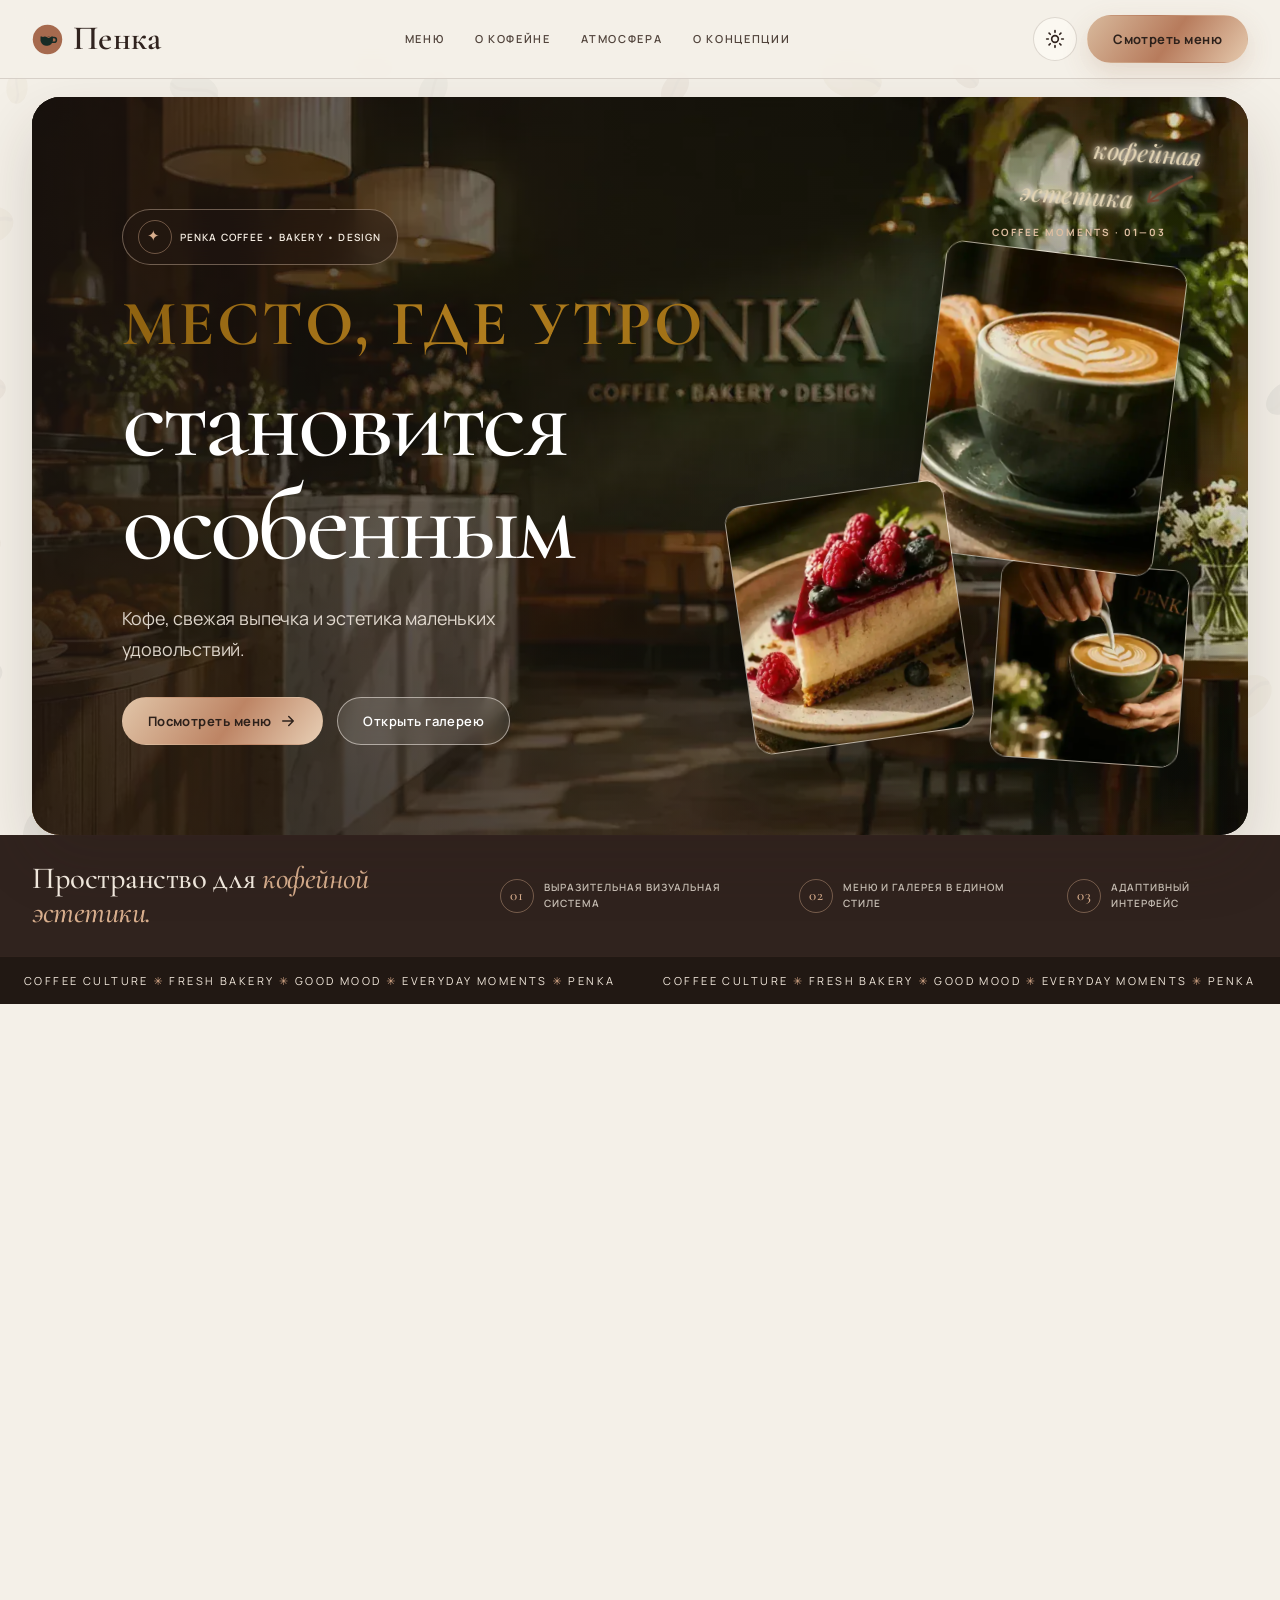
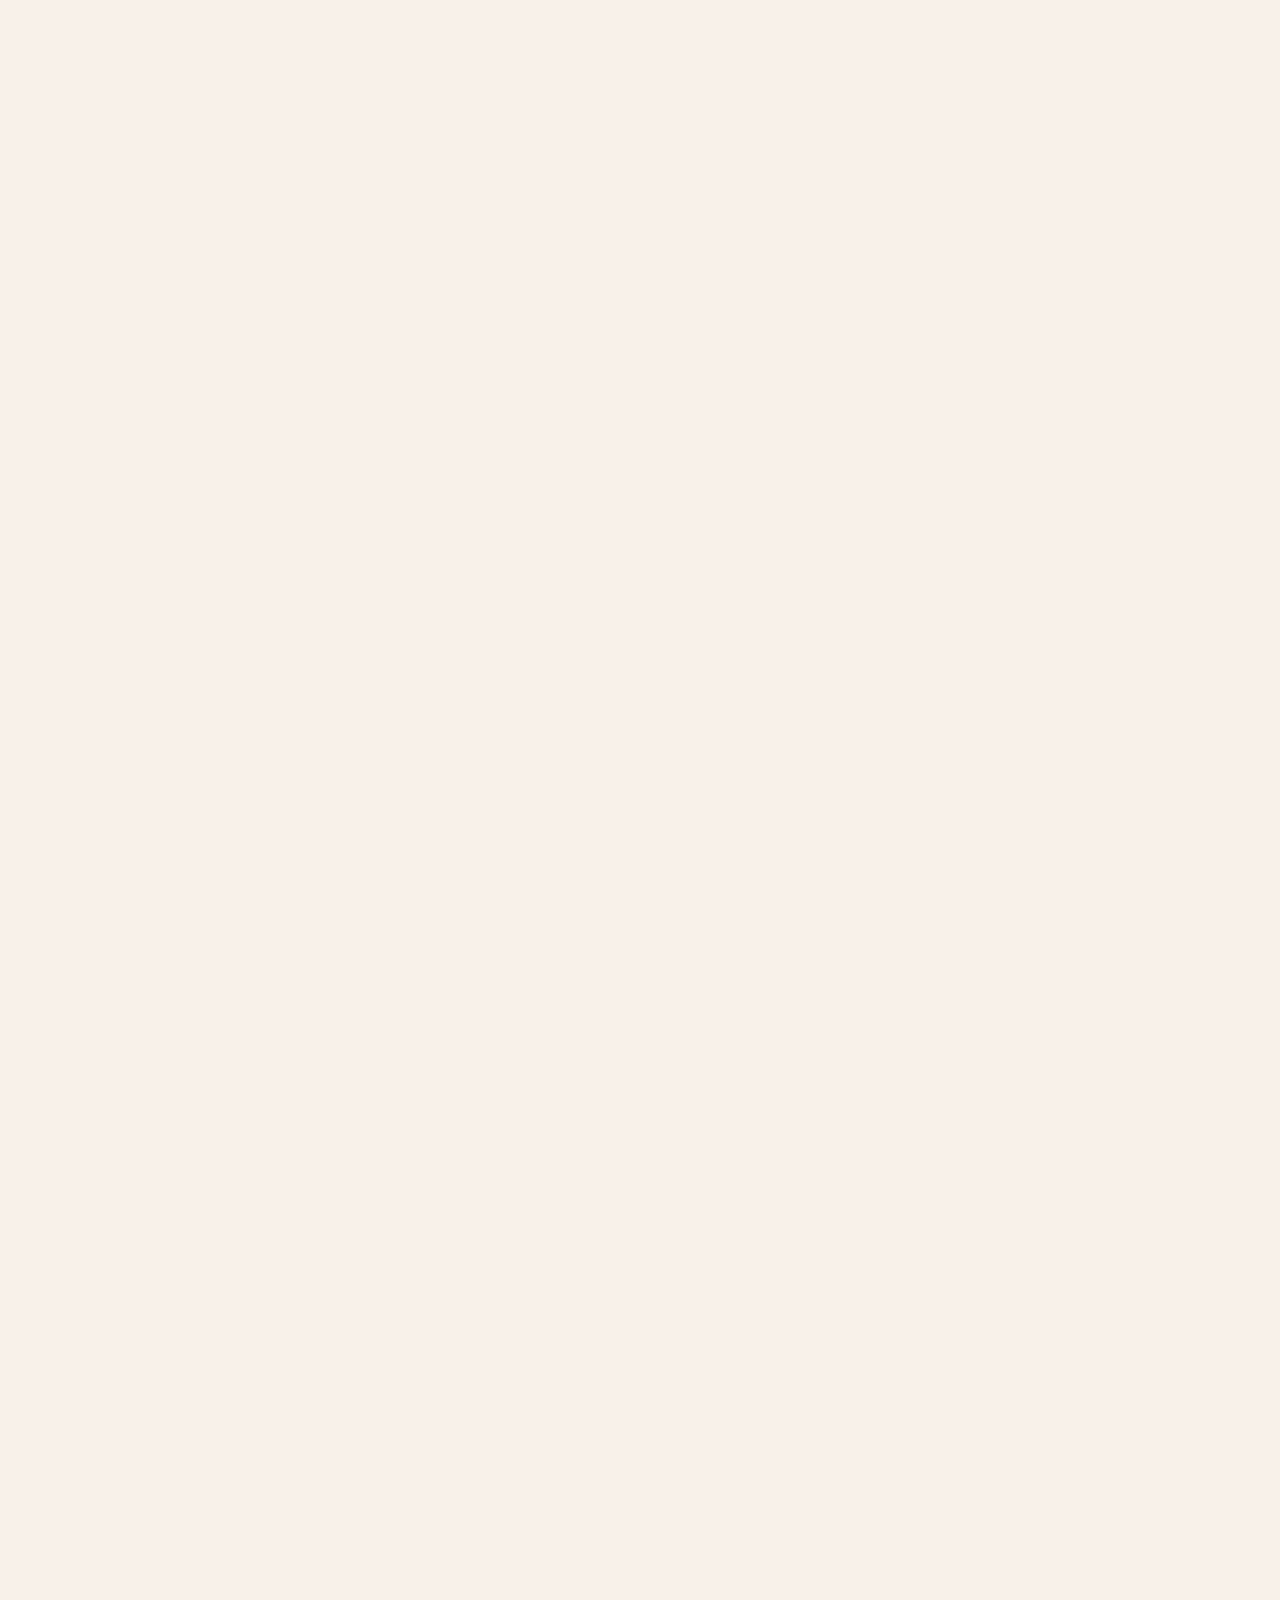
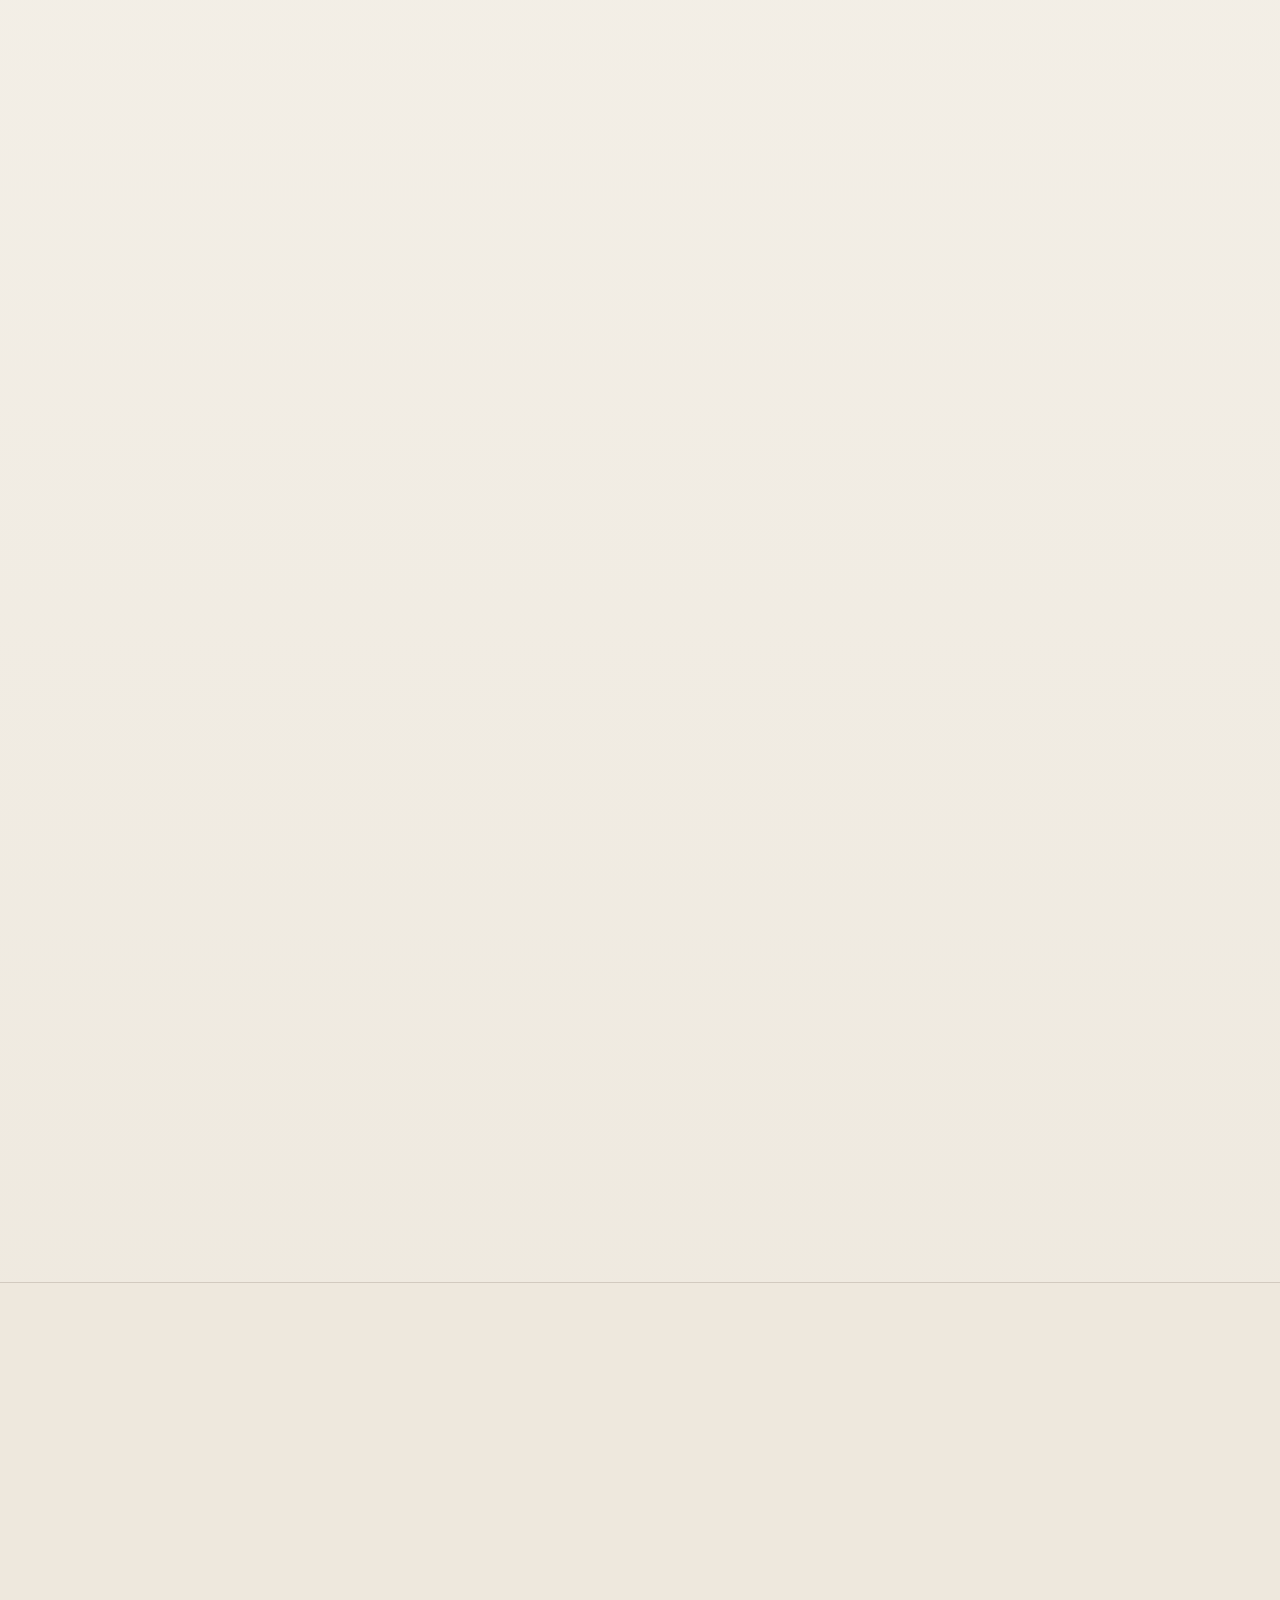
<file: index.html>
<!DOCTYPE html>
<html lang="ru">
<head>
<meta charset="utf-8">
<meta name="viewport" content="width=device-width, initial-scale=1">
<title>ПЕНКА — концепт сайта кофейни | Coffee · Bakery · Design</title>
<meta name="description" content="ПЕНКА — демонстрационный концепт сайта кофейни для портфолио: авторский дизайн, меню кофе и выпечки, галерея и адаптивный интерфейс.">
<meta name="robots" content="index,follow">
<meta name="theme-color" content="#f3f1e9">
<link rel="icon" type="image/svg+xml" href="favicon.svg">
<link rel="canonical" href="https://marcostavar24633-cyber.github.io/Penka/">
<link rel="preload" as="image" href="img/penka-hero.webp" imagesrcset="img/responsive/penka-hero-480.webp 480w, img/responsive/penka-hero-768.webp 768w, img/responsive/penka-hero-1200.webp 1200w, img/responsive/penka-hero-1800.webp 1800w" imagesizes="(max-width: 1272px) 100vw, 1240px" fetchpriority="high">
<meta property="og:type" content="website">
<meta property="og:locale" content="ru_RU">
<meta property="og:site_name" content="Пенка">
<meta property="og:title" content="ПЕНКА — концепт сайта кофейни | Coffee · Bakery · Design">
<meta property="og:description" content="Демонстрационный проект сайта кофейни для портфолио: дизайн, меню, галерея и адаптивная версия.">
<meta property="og:url" content="https://marcostavar24633-cyber.github.io/Penka/">
<meta property="og:image" content="https://marcostavar24633-cyber.github.io/Penka/img/penka-hero.webp">
<meta property="og:image:alt" content="Визуальная концепция PENKA — кофе, выпечка и интерьер в эстетике quiet luxury">
<meta name="twitter:card" content="summary_large_image">
<meta name="twitter:title" content="ПЕНКА — концепт сайта кофейни | Coffee · Bakery · Design">
<meta name="twitter:description" content="Демонстрационный проект сайта кофейни: дизайн, меню кофе и выпечки, галерея и адаптивная версия.">
<meta name="twitter:image" content="https://marcostavar24633-cyber.github.io/Penka/img/penka-hero.webp">
<meta name="twitter:image:alt" content="Визуальная концепция PENKA — кофе, выпечка и интерьер в эстетике quiet luxury">
<script type="application/ld+json">
{
  "@context": "https://schema.org",
  "@graph": [
    {
      "@type": "WebSite",
      "@id": "https://marcostavar24633-cyber.github.io/Penka/#website",
      "name": "Пенка — концепт сайта кофейни",
      "url": "https://marcostavar24633-cyber.github.io/Penka/",
      "inLanguage": "ru-RU",
      "description": "Демонстрационный проект сайта вымышленной кофейни для портфолио."
    },
    {
      "@type": "WebPage",
      "@id": "https://marcostavar24633-cyber.github.io/Penka/#webpage",
      "url": "https://marcostavar24633-cyber.github.io/Penka/",
      "name": "Пенка — концепт сайта кофейни | Кофе и выпечка",
      "description": "Демонстрационный проект сайта кофейни: концепция дизайна, меню, галерея и адаптивная версия.",
      "inLanguage": "ru-RU",
      "isPartOf": { "@id": "https://marcostavar24633-cyber.github.io/Penka/#website" }
    }
  ]
}
</script>
<script>document.documentElement.classList.add('js');try{var t=localStorage.getItem('penka-theme');if(t==='dark')document.documentElement.setAttribute('data-theme','dark')}catch(e){}</script>
<link rel="preconnect" href="https://fonts.googleapis.com">
<link rel="preconnect" href="https://fonts.gstatic.com" crossorigin>
<link rel="preload" href="https://fonts.googleapis.com/css2?family=Cormorant+Garamond:wght@400;500;600;700&family=Manrope:wght@400;500;600;700;800&family=Playfair+Display:ital,wght@0,500;0,600;0,700;1,400;1,500;1,600&display=swap" as="style">
<link href="https://fonts.googleapis.com/css2?family=Cormorant+Garamond:wght@400;500;600;700&family=Manrope:wght@400;500;600;700;800&family=Playfair+Display:ital,wght@0,500;0,600;0,700;1,400;1,500;1,600&display=swap" rel="stylesheet" media="print" onload="this.media='all'">
<noscript><link href="https://fonts.googleapis.com/css2?family=Cormorant+Garamond:wght@400;500;600;700&family=Manrope:wght@400;500;600;700;800&family=Playfair+Display:ital,wght@0,500;0,600;0,700;1,400;1,500;1,600&display=swap" rel="stylesheet"></noscript>
<style>
/* ============ Tokens ============ */
:root{
  /* Premium café palette: ivory · forest green · champagne brass */
  color-scheme:light;
  --milk:#f3f1e9;
  --milk-2:#e8e6dc;
  --cream:#fffdf8;
  --surface-2:#eeece3;
  --panel:#e4e3d8;
  --graphite:#183a32;
  --line:rgba(35,67,56,.14);
  --coffee:#202923;
  --coffee-2:#46534b;
  --muted:#59645c;
  --terra:#b69a62;
  --terra-h:#765b32;
  --terra-soft:#eee7d8;
  --onaccent:#172b25;
  --sage:#59645c;
  --sage-soft:rgba(91,119,99,.12);
  --on-dark:#f7f4eb;
  --on-dark-accent:#d7c18e;
  --glass:rgba(255,253,248,.78);
  --header-bg:rgba(243,241,233,.9);
  --bar:#183a32; --bar-fg:#f7f4eb; --bar-link:#d7c18e;
  --map-yard:#dfe5d9;
  --beans-op:.055;
  --roast-1:#87917a; --roast-2:#b69a62; --roast-3:#795b3f; --roast-4:#263d34;
  --status-dot:#66836a;
  --grain-blend:multiply; --grain-op:.045;
  --hero-scrim:linear-gradient(90deg,rgba(243,241,233,.96) 0%,rgba(243,241,233,.78) 42%,rgba(243,241,233,.08) 75%),linear-gradient(0deg,rgba(243,241,233,.56),transparent 45%);
  --hero-scrim-m:linear-gradient(0deg,rgba(243,241,233,.97) 0%,rgba(243,241,233,.8) 48%,rgba(243,241,233,.12) 80%);
  --hero-glow:rgba(182,154,98,.10);
  --gold-fill:linear-gradient(135deg,#e8d9b5 0%,#c7ad78 38%,#a88b55 62%,#e0cfaa 100%);
  --gold-text:linear-gradient(100deg,#8b7042 0%,#c7ad78 30%,#a88b55 55%,#dfcea8 80%,#8b7042 100%);
  --radius:1.25rem;    /* radius-2xl */
  --radius-sm:1rem;    /* radius-xl */
  --radius-lg:1.75rem; /* radius-3xl */
  --shadow:0 1px 2px rgba(24,58,50,.06),0 8px 24px -10px rgba(24,58,50,.16); /* shadow-soft */
  --shadow-lift:0 0 0 1px rgba(24,58,50,.08),0 24px 56px -18px rgba(24,58,50,.24),0 0 40px -20px rgba(182,154,98,.24);
  --shadow-cta:0 8px 28px -10px rgba(212,175,55,.75);
  --shadow-cta-hover:0 12px 36px -8px rgba(212,175,55,.9);
  --font-head:"Playfair Display",Georgia,"Times New Roman",serif;
  --font-body:"Manrope",ui-sans-serif,system-ui,-apple-system,"Segoe UI",Roboto,sans-serif;
  --font-hand:"Playfair Display",Georgia,serif; /* рукописный шрифт заменён курсивом display */
  --container:1240px;
}
/* Тёмная тема: чёрный · металлическое золото · слоновая кость */
:root[data-theme="dark"]{
  color-scheme:dark;
  --milk:#101916; --milk-2:#17231e; --cream:#18231e; --surface-2:#202d26; --panel:#0d1511; --graphite:#0b120f;
  --line:rgba(198,173,119,.18);
  --coffee:#f2eee3; --coffee-2:#d0d0c3; --muted:#a2aa9d;
  --terra:#c5aa70; --terra-h:#e0ca96; --terra-soft:#2b3025; --onaccent:#111a15;
  --sage:#a8b9a4; --sage-soft:rgba(168,185,164,.13);
  --on-dark:#f2eee3; --on-dark-accent:#d9c28e;
  --glass:rgba(16,25,22,.76);
  --header-bg:rgba(16,25,22,.9);
  --bar:#0b120f; --bar-fg:#f2eee3; --bar-link:#d9c28e;
  --map-yard:#27352c;
  --beans-op:.08;
  --roast-1:#8e9c7c; --roast-2:#c5aa70; --roast-3:#9b7950; --roast-4:#d9c28e;
  --status-dot:#9bb68d;
  --grain-blend:screen; --grain-op:.035;
  --hero-scrim:linear-gradient(90deg,rgba(13,21,17,.94) 0%,rgba(13,21,17,.72) 42%,rgba(13,21,17,.1) 75%),linear-gradient(0deg,rgba(13,21,17,.7),transparent 45%);
  --hero-scrim-m:linear-gradient(0deg,rgba(13,21,17,.97) 0%,rgba(13,21,17,.8) 48%,rgba(13,21,17,.12) 80%);
  --hero-glow:rgba(197,170,112,.09);
  --gold-fill:linear-gradient(135deg,#e8d9b5 0%,#c5aa70 38%,#9e8552 62%,#dfcea8 100%);
  --gold-text:linear-gradient(100deg,#9e8552 0%,#e8d9b5 30%,#c5aa70 55%,#dfcea8 80%,#9e8552 100%);
  --shadow:0 1px 2px rgba(0,0,0,.3),0 10px 28px -12px rgba(0,0,0,.48);
  --shadow-lift:0 0 0 1px rgba(197,170,112,.12),0 24px 56px -18px rgba(0,0,0,.72),0 0 34px -20px rgba(197,170,112,.18);
}
*{box-sizing:border-box}
html{scroll-behavior:smooth;scroll-padding-top:84px}
body{margin:0;background:var(--milk);transition:background-color .3s ease;color:var(--coffee-2);font:400 16px/1.6 var(--font-body);-webkit-font-smoothing:antialiased;text-rendering:optimizeLegibility}
::selection{background:rgba(182,154,98,.28);color:#202923}
:root[data-theme="dark"] ::selection{background:rgba(212,175,55,.35);color:#fff}
img{display:block;max-width:100%;height:auto}
a{color:inherit}
h1,h2,h3{font-family:var(--font-head);color:var(--coffee);line-height:1.08;margin:0;font-weight:600;letter-spacing:-.015em}
h2{font-size:clamp(30px,4.6vw,48px)}
h3{font-size:22px;line-height:1.25}
p{margin:0}
.container{width:min(var(--container),100% - 32px);margin-inline:auto}
.sr-only{position:absolute;width:1px;height:1px;overflow:hidden;clip:rect(0 0 0 0);white-space:nowrap}
.sr-only:focus,.sr-only:focus-visible{position:fixed;top:12px;left:12px;z-index:1000;width:auto;height:auto;overflow:visible;clip:auto;padding:12px 16px;border:1px solid var(--line);border-radius:10px;background:var(--cream);color:var(--coffee);box-shadow:var(--shadow);white-space:normal}
:focus-visible{outline:3px solid var(--terra-h);outline-offset:3px;border-radius:8px}
.grain::after{content:"";position:absolute;inset:0;pointer-events:none;opacity:calc(var(--grain-op) * .65);mix-blend-mode:var(--grain-blend);
  background-image:url("data:image/svg+xml,%3Csvg xmlns='http://www.w3.org/2000/svg' width='160' height='160'%3E%3Cfilter id='n'%3E%3CfeTurbulence type='fractalNoise' baseFrequency='.9' numOctaves='2' stitchTiles='stitch'/%3E%3C/filter%3E%3Crect width='100%25' height='100%25' filter='url(%23n)'/%3E%3C/svg%3E")}

/* ============ shadcn-style primitives ============ */
.btn{--h:48px;position:relative;isolation:isolate;display:inline-flex;align-items:center;justify-content:center;gap:8px;height:var(--h);padding:0 24px;border-radius:9999px;
  font:600 15px/1 var(--font-body);letter-spacing:.01em;text-decoration:none;border:1px solid transparent;cursor:pointer;transition:all .2s;white-space:nowrap;user-select:none}
.btn svg{width:18px;height:18px;flex:none}
.btn:active{transform:scale(.98)}
.btn:focus-visible{outline:none;box-shadow:0 0 0 4px rgba(212,175,55,.4)}
/* металлическое золото */
.btn-primary{background-image:var(--gold-fill);background-size:200% 200%;background-position:0% 50%;
  color:var(--onaccent);font-weight:700;box-shadow:var(--shadow-cta);transition:background-position .6s ease,box-shadow .3s ease,transform .2s ease}
.btn-primary:hover{background-position:100% 50%;box-shadow:var(--shadow-cta-hover)}
.btn-outline{border-color:color-mix(in srgb,var(--terra) 45%,transparent);background:var(--glass);color:var(--coffee);backdrop-filter:blur(8px)}
.btn-outline:hover{border-color:var(--terra);background:color-mix(in srgb,var(--terra) 12%,var(--cream))}
.btn-light{background:var(--cream);color:var(--coffee)}
.btn-light:hover{background:var(--surface-2)}
.btn-sm{--h:40px;padding:0 16px;font-size:14px}
/* бегущая золотая рамка: кнопки, вкладки, карточки при наведении */
@property --run-a{syntax:'<angle>';inherits:false;initial-value:0deg}
@keyframes run-border{to{--run-a:360deg}}
.btn::after,.tab::after,.dish::after,.feature::after{content:'';position:absolute;inset:0;z-index:3;border-radius:inherit;padding:2px;pointer-events:none;
  background:conic-gradient(from var(--run-a),transparent 0deg 250deg,#b38a24 285deg,#f7e2a1 320deg,#d4af37 340deg,transparent 360deg);
  -webkit-mask:linear-gradient(#000 0 0) content-box,linear-gradient(#000 0 0);-webkit-mask-composite:xor;mask-composite:exclude;opacity:0;transition:opacity .3s ease}
.btn::after{inset:-3.5px}
.btn:hover::after,.btn:focus-visible::after,.btn:active::after,.tab:hover::after,.tab:focus-visible::after,.dish:hover::after,.feature:hover::after{opacity:1;animation:run-border 4.8s linear infinite}
/* золотой текст */
.text-gold{background-image:var(--gold-text);background-size:200% auto;
  -webkit-background-clip:text;background-clip:text;color:transparent;animation:gold-shine 12s linear infinite;padding-right:.06em}
@keyframes gold-shine{to{background-position:200% center}}
.badge{display:inline-flex;align-items:center;gap:8px;padding:6px 12px;border-radius:9999px;font:600 13px/1 var(--font-body);background:var(--sage-soft);color:var(--sage)}
.card{position:relative;background:var(--cream);border:1px solid var(--line);border-radius:var(--radius);box-shadow:var(--shadow)}
.eyebrow{font:700 12px/1.33 var(--font-body);letter-spacing:.14em;text-transform:uppercase;color:var(--terra-h);display:inline-block;margin-bottom:12px}

/* Magic UI — status dot pulse */
.pulse{position:relative;width:8px;height:8px;border-radius:50%;background:currentColor}
.pulse::after{content:"";position:absolute;inset:0;border-radius:50%;background:currentColor;animation:ping 1.8s cubic-bezier(0,0,.2,1) infinite}
@keyframes ping{75%,100%{transform:scale(2.6);opacity:0}}
.is-closed .pulse::after{animation:none}

/* Magic UI — blur-fade on scroll */
.js [data-fade]{opacity:0;filter:blur(8px);transform:translateY(14px);transition:opacity .7s ease,filter .7s ease,transform .7s ease;transition-delay:var(--d,0s)}
[data-fade].in{opacity:1;filter:none;transform:none}

/* ============ Фон: кофейные зёрна разной обжарки, полупрозрачно ============ */
.beans-bg{position:fixed;inset:0;z-index:-1;pointer-events:none;opacity:var(--beans-op)}
.beans-bg svg{width:100%;height:100%;display:block}
.beans-bg .r1{color:var(--roast-1)} /* зелёное зерно */
.beans-bg .r2{color:var(--roast-2)} /* светлая обжарка */
.beans-bg .r3{color:var(--roast-3)} /* средняя */
.beans-bg .r4{color:var(--roast-4)} /* тёмная */
.beans-bg .bl{animation:bean-float 14s ease-in-out infinite alternate}
.beans-bg .bl2{animation-duration:19s;animation-delay:-6s}
.beans-bg .bl3{animation-duration:23s;animation-delay:-11s;animation-direction:alternate-reverse}
@keyframes bean-float{from{transform:translate3d(0,0,0)}to{transform:translate3d(10px,-24px,0)}}

.portfolio-grid{display:grid;grid-template-columns:repeat(3,minmax(0,1fr));gap:18px}
.portfolio-card{padding:clamp(22px,3vw,32px)}
.portfolio-card h3{margin:0 0 12px}
.portfolio-card p{color:var(--coffee-2)}
.portfolio-note{margin-top:22px;padding:16px 20px;border:1px solid var(--line);border-radius:var(--radius);background:var(--surface-2);color:var(--muted);font-size:14px}
@media(max-width:760px){.portfolio-grid{grid-template-columns:1fr}}
/* Off-screen sections: defer rendering work until they approach the viewport. */
main>section:not(.hero){content-visibility:auto;contain-intrinsic-size:auto 760px}

@media(prefers-reduced-motion:reduce){
  *,*::before,*::after{scroll-behavior:auto!important;animation-duration:.01ms!important;animation-iteration-count:1!important;transition-duration:.01ms!important}
  [data-fade]{opacity:1;filter:none;transform:none}
}
/* ============ Header ============ */
.header{position:sticky;top:0;z-index:50;background:var(--header-bg);backdrop-filter:saturate(1.4) blur(12px);-webkit-backdrop-filter:saturate(1.4) blur(12px);border-bottom:1px solid transparent;transition:border-color .2s}
.header.scrolled{border-color:var(--line)}
.header .row{display:flex;align-items:center;justify-content:space-between;height:72px;gap:20px}
.logo{display:inline-flex;align-items:center;gap:10px;text-decoration:none;font:600 30px/1 var(--font-head);letter-spacing:-.015em;color:var(--coffee)}
.logo svg{width:34px;height:34px}
.nav{display:flex;gap:30px}
.nav a{text-decoration:none;font-weight:600;font-size:14px;color:var(--coffee-2);position:relative;padding:6px 0;transition:color .2s}
.nav a:hover{color:var(--coffee)}
.nav a::after{content:"";position:absolute;left:0;right:0;bottom:0;height:2px;background:var(--terra);transform:scaleX(0);transform-origin:left;transition:transform .25s}
.nav a:hover::after{transform:scaleX(1)}
.head-actions{display:flex;align-items:center;gap:10px}
.theme-toggle{position:relative;isolation:isolate;display:inline-flex;width:44px;height:44px;border-radius:9999px;border:1px solid var(--line);background:var(--cream);color:var(--coffee);align-items:center;justify-content:center;cursor:pointer;transition:border-color .2s,background .2s}
.theme-toggle:hover{border-color:var(--terra)}
.theme-toggle svg{width:20px;height:20px}
.theme-toggle .i-moon{display:none}
:root[data-theme="dark"] .theme-toggle .i-sun{display:none}
:root[data-theme="dark"] .theme-toggle .i-moon{display:block}
/* смена темы: круг раскрывается от переключателя */
::view-transition-old(root),::view-transition-new(root){animation:none;mix-blend-mode:normal}
::view-transition-new(root){animation:theme-reveal .6s cubic-bezier(.4,0,.2,1)}
@keyframes theme-reveal{from{clip-path:circle(0 at var(--tx,100%) var(--ty,0%))}to{clip-path:circle(150vmax at var(--tx,100%) var(--ty,0%))}}
.menu-toggle{display:none;width:44px;height:44px;border-radius:9999px;border:1.5px solid var(--line);background:var(--cream);color:var(--coffee);align-items:center;justify-content:center;cursor:pointer}
.menu-toggle svg{width:22px;height:22px}
.infobar{display:none}
.sheet{position:fixed;inset:72px 0 auto 0;background:var(--cream);border-bottom:1px solid var(--line);padding:12px 20px 24px;display:none;z-index:49;box-shadow:var(--shadow)}
.sheet.open{display:block}
.sheet a.link{display:block;padding:14px 4px;border-bottom:1px solid var(--line);font:600 20px/1.2 var(--font-head);color:var(--coffee);text-decoration:none}
.sheet a.btn{color:var(--onaccent)}
.sheet .btn{width:100%;margin-top:18px}

/* ============ Hero ============ */
.hero{padding:22px 0 0}
.hero-frame{position:relative;border-radius:var(--radius-lg);overflow:hidden;min-height:clamp(560px,78vh,760px);display:flex;align-items:flex-end;isolation:isolate;
  background:var(--graphite)}
.hero-bg{position:absolute;inset:0;z-index:-2;width:100%;height:100%;object-fit:cover;object-position:center 52%}
/* Aceternity — spotlight */
.hero-frame::before{content:"";position:absolute;inset:0;z-index:-1;
  background:radial-gradient(600px circle at var(--mx,30%) var(--my,40%),var(--hero-glow),transparent 60%),var(--hero-scrim)}
.hero-content{padding:clamp(28px,5vw,64px);max-width:720px;color:var(--coffee)}
.hero h1{color:var(--coffee);font-size:clamp(36px,6vw,64px);line-height:1.08;margin:16px 0 18px}
/* заголовок: плотные заглавные + каллиграфия */
.hero h1 .h1-top{display:block;font:800 .6em/1.05 var(--font-body);letter-spacing:.02em;text-transform:uppercase;color:var(--terra-h);filter:drop-shadow(.06em .03em 0 #000)}
/* светлая тема: «Кофе рядом.» — антиква и тёмное золото с переливом (контраст ≥3:1 на персике) */
:root:not([data-theme="dark"]) .hero h1 .h1-top{font:700 .62em/1.05 var(--font-head);letter-spacing:.05em;
  background-image:linear-gradient(100deg,#8f6210 0%,#b07d1e 30%,#9a6b12 55%,#b07d1e 80%,#8f6210 100%);background-size:200% auto;
  -webkit-background-clip:text;background-clip:text;color:transparent;animation:gold-shine 6s linear infinite}
.hero h1 em{display:block;margin-top:.12em;font:400 1.14em/1.02 "Marck Script","Playfair Display",cursive;font-style:normal;letter-spacing:0;color:var(--coffee)}
.hero .lead{font-size:clamp(16px,1.6vw,18px);font-weight:600;line-height:1.625;max-width:520px;color:var(--coffee-2)}
.hero .actions{display:flex;flex-wrap:wrap;gap:12px;margin-top:30px}
.hero .meta{display:flex;flex-wrap:wrap;gap:10px;margin-top:26px}
.chip{display:inline-flex;align-items:center;gap:8px;padding:9px 14px;border-radius:9999px;background:var(--glass);border:1px solid color-mix(in srgb,var(--terra) 35%,transparent);color:var(--coffee);font-weight:600;font-size:13px;backdrop-filter:blur(6px);text-decoration:none;transition:border-color .2s}
a.chip:hover{border-color:var(--terra)}
.chip svg{width:16px;height:16px}
.status{color:var(--status-dot)}
.status.is-closed{color:var(--terra-h)}
.status [data-status]{color:var(--coffee-2)}
.hero .note{position:absolute;right:clamp(20px,4vw,48px);top:clamp(20px,4vw,40px);font:italic 500 24px/1.1 var(--font-hand);color:var(--terra-h);transform:rotate(4deg);text-align:right}
.hero .note svg{width:60px;height:40px;margin-left:auto;margin-top:4px;color:var(--terra-h)}
:root:not([data-theme="dark"]) .hero .note{text-shadow:0 0 6px rgba(255,241,230,.95),0 0 14px rgba(255,241,230,.8)}
:root:not([data-theme="dark"]) .hero .note svg{filter:drop-shadow(0 0 4px rgba(255,241,230,.95))}

/* Premium static signature strip */
.signature-strip{margin-top:28px;padding:22px 0;border-block:1px solid var(--line);background:color-mix(in srgb,var(--milk-2) 72%,transparent)}
.signature-inner{display:grid;grid-template-columns:1.2fr repeat(3,1fr);align-items:center;gap:22px}
.signature-lead{font:500 clamp(19px,2.2vw,27px)/1.25 var(--font-head);color:var(--coffee);letter-spacing:-.015em}
.signature-lead em{font-style:italic;color:var(--terra-h)}
.signature-item{display:flex;align-items:center;gap:10px;color:var(--coffee-2);font-size:13px;font-weight:600;line-height:1.4}
.signature-mark{display:grid;place-items:center;flex:none;width:30px;height:30px;border:1px solid color-mix(in srgb,var(--terra) 45%,transparent);border-radius:50%;color:var(--terra-h);font:500 15px/1 var(--font-head)}
@media(max-width:760px){.signature-inner{grid-template-columns:1fr 1fr;gap:16px}.signature-lead{grid-column:1/-1;padding-bottom:4px}.signature-item{font-size:12px}}
@media(max-width:380px){.signature-inner{grid-template-columns:1fr}.signature-lead{grid-column:auto}}

/* ============ Sections ============ */
section{padding:clamp(72px,10vw,120px) 0}
.section-head{display:flex;justify-content:space-between;align-items:flex-end;gap:24px;margin-bottom:40px;flex-wrap:wrap}
.section-head p{max-width:440px;color:var(--muted)}
.menu-disclaimer{margin-top:10px;color:var(--muted);font-size:13px;max-width:440px}

/* About */
.about-grid{display:grid;grid-template-columns:1fr 1.05fr;gap:clamp(32px,6vw,80px);align-items:center}
.about-photo{position:relative;border-radius:var(--radius-lg);overflow:hidden;aspect-ratio:4/5;box-shadow:var(--shadow)}
.about-photo img{width:100%;height:100%;object-fit:cover}
.about-photo .tag{position:absolute;left:18px;bottom:18px;background:var(--glass);border:1px solid color-mix(in srgb,var(--terra) 35%,transparent);color:var(--coffee);padding:10px 16px;border-radius:9999px;font:italic 500 18px/1 var(--font-hand);backdrop-filter:blur(6px);box-shadow:var(--shadow)}
.about-text h2{margin-bottom:22px}
.about-text .big{font-size:clamp(16px,1.6vw,18px);color:var(--coffee-2);line-height:1.625}
.features{display:grid;gap:14px;margin-top:34px}
.feature{display:flex;gap:16px;align-items:center;padding:16px 18px;transition:box-shadow .3s}
.feature:hover{box-shadow:var(--shadow-lift)}
.feature .ico{flex:none;width:48px;height:48px;border-radius:9999px;display:grid;place-items:center;background:var(--terra-soft);color:var(--terra)}
.feature:nth-child(2) .ico{background:var(--sage-soft);color:var(--sage)}
.feature:nth-child(3) .ico{background:var(--milk-2);color:var(--coffee-2)}
.feature .ico svg{width:24px;height:24px}
.feature b{display:block;color:var(--coffee);font-size:16.5px}
.feature small{color:var(--muted);font-size:14px}

/* Menu */
#menu{background:color-mix(in srgb,var(--cream) 72%,transparent);border-block:1px solid var(--line)}
.tabs{display:inline-flex;flex-wrap:wrap;gap:8px}
.tab{position:relative;isolation:isolate;height:44px;padding:0 16px;border-radius:9999px;border:1px solid var(--line);background:var(--cream);font:600 14px/1 var(--font-body);color:var(--coffee);cursor:pointer;transition:all .15s}
.tab:hover{border-color:color-mix(in srgb,var(--coffee) 40%,transparent)}
.tab[aria-selected="true"]{border-color:var(--terra);background:var(--terra);color:var(--onaccent)}
.panel{display:none}
.panel.active{display:grid;grid-template-columns:repeat(2,minmax(0,1fr)) 1.1fr;gap:20px;animation:fadeUp .45s ease}
@keyframes fadeUp{from{opacity:0;transform:translateY(8px)}}
/* Aceternity — card spotlight */
.dish{position:relative;overflow:hidden;padding:0;display:flex;flex-direction:column;transition:transform .3s,box-shadow .3s}
.dish::before{content:"";position:absolute;inset:0;z-index:1;pointer-events:none;opacity:0;transition:opacity .3s;
  background:radial-gradient(380px circle at var(--x,50%) var(--y,50%),color-mix(in srgb,var(--terra) 16%,transparent),transparent 50%)}
.dish:hover{transform:translateY(-4px);box-shadow:var(--shadow-lift)}
.dish:hover::before{opacity:1}
.dish .ph{aspect-ratio:1/1;overflow:hidden;background:var(--milk-2)}
.dish .ph img{width:100%;height:100%;object-fit:cover;transition:transform .6s}
.dish:hover .ph img{transform:scale(1.05)}
.dish .body{padding:18px 20px 20px;display:flex;justify-content:space-between;align-items:baseline;gap:12px}
.dish h3{font-size:22px}
.dish .desc{color:var(--muted);font-size:14px;margin-top:4px}
.price{font:800 18px/1 var(--font-body);letter-spacing:-.01em;color:var(--terra-h);white-space:nowrap}
.price small{font-weight:500;font-size:13px;color:var(--muted);margin-right:3px}
.list{padding:26px 26px 22px;display:flex;flex-direction:column}
.list h3{font-size:22px;margin-bottom:8px}
.list ul{list-style:none;margin:0;padding:0;flex:1}
.list li{display:flex;align-items:baseline;gap:10px;padding:13px 0;border-bottom:1px dashed var(--line);font-weight:600;color:var(--coffee)}
.list li .dots{flex:1;border-bottom:1px dotted color-mix(in srgb,var(--terra) 40%,transparent);transform:translateY(-4px)}
.list .hand{font:italic 500 18px/1.3 var(--font-hand);color:var(--sage);margin-top:18px}
.menu-foot{display:flex;justify-content:space-between;align-items:center;gap:20px;margin-top:34px;flex-wrap:wrap}
.menu-foot p{font:italic 500 20px/1.3 var(--font-hand);color:var(--coffee-2)}

/* Gallery — Aceternity focus cards */
.gallery{display:grid;grid-template-columns:1.1fr .9fr 1fr;grid-template-rows:300px 300px;gap:16px}
.g{position:relative;border-radius:var(--radius);overflow:hidden;margin:0;transition:filter .35s,transform .35s,opacity .35s}
.g .gallery-trigger{position:absolute;inset:0;display:block;width:100%;height:100%;padding:0;border:0;background:transparent;color:inherit;text-align:left;font:inherit;cursor:zoom-in}
.g .gallery-trigger:focus-visible{outline:3px solid var(--terra);outline-offset:-4px}
.g img{width:100%;height:100%;object-fit:cover}
.g .gallery-caption{position:absolute;left:14px;bottom:14px;padding:8px 14px;border-radius:9999px;background:var(--glass);border:1px solid color-mix(in srgb,var(--terra) 35%,transparent);color:var(--coffee);font-weight:600;font-size:13px;backdrop-filter:blur(6px);opacity:1;transform:none;transition:background .3s,border-color .3s}
.g:hover .gallery-caption,.g:focus-within .gallery-caption{background:var(--glass);border-color:color-mix(in srgb,var(--terra) 55%,transparent)}
.gallery:hover .g:not(:hover){filter:blur(2px) saturate(.8);opacity:.8;transform:scale(.985)}
.g1{grid-row:span 2}.g4{grid-column:2/4}
.caption-line{display:grid;grid-template-columns:repeat(3,1fr);gap:16px;margin-top:30px}
.caption-line div{padding-top:16px;border-top:2px solid var(--terra)}
.caption-line b{display:block;font:600 22px/1.25 var(--font-head);color:var(--coffee)}
.caption-line span{color:var(--muted);font-size:15px}

/* Visit */
#visit{background:var(--graphite);color:var(--on-dark);position:relative;border-block:1px solid var(--line)}
#visit h2{color:var(--on-dark)}
#visit .eyebrow{color:var(--on-dark-accent)}
#visit .visit-card{color:var(--coffee-2)}
.visit-grid{display:grid;grid-template-columns:1fr 1.15fr;gap:24px;align-items:stretch}
.visit-card{background:var(--cream);border:1px solid var(--line);border-radius:var(--radius-lg);padding:clamp(24px,3vw,36px);position:relative;overflow:hidden}
/* Magic UI — border beam */
.beam::before{content:"";position:absolute;inset:0;border-radius:inherit;padding:1.5px;pointer-events:none;
  background:conic-gradient(from var(--a,0deg),transparent 0 70%,#b38a24 80%,#f7e2a1 88%,#d4af37 93%,transparent 100%);
  -webkit-mask:linear-gradient(#000 0 0) content-box,linear-gradient(#000 0 0);-webkit-mask-composite:xor;mask-composite:exclude;animation:beam 6s linear infinite}
@property --a{syntax:"<angle>";initial-value:0deg;inherits:false}
@keyframes beam{to{--a:360deg}}
.facts{list-style:none;margin:22px 0 28px;padding:0;display:grid;gap:18px}
.facts li{display:flex;gap:14px}
.facts .ico{flex:none;width:44px;height:44px;border-radius:9999px;background:var(--terra-soft);display:grid;place-items:center;color:var(--terra-h)}
.facts .ico svg{width:22px;height:22px}
.facts small{display:block;color:var(--muted);font-size:12px;font-weight:700;letter-spacing:.14em;text-transform:uppercase}
.facts b{color:var(--coffee);font-size:17px;font-weight:600}
.perks{display:flex;flex-wrap:wrap;gap:8px;margin-bottom:26px}
.perks .badge{background:var(--sage-soft);color:var(--sage)}
.visit-card .btn{width:100%}
.visit-actions{display:grid;grid-template-columns:1.4fr 1fr;gap:10px}
.map{padding:0;background:var(--milk-2);color:var(--coffee);min-height:420px;display:flex;flex-direction:column}
.map svg{width:100%;flex:1;min-height:300px;display:block}
.map .legend{margin:0 16px 16px;display:flex;justify-content:space-between;gap:12px;align-items:center;background:color-mix(in srgb,var(--cream) 94%,transparent);border:1px solid var(--line);padding:12px 14px;border-radius:var(--radius-sm);font-size:14px;font-weight:600}
.map .legend span{color:var(--muted);font-weight:500}
.map .legend{color:var(--coffee)}

/* Final CTA */
.final{text-align:center;padding:clamp(80px,11vw,140px) 0 clamp(60px,8vw,96px)}
.final h2{font-size:clamp(40px,6vw,74px);max-width:820px;margin:0 auto 18px}
.final p{color:var(--coffee-2);font-size:18px}
.final .actions{display:flex;justify-content:center;flex-wrap:wrap;gap:12px;margin-top:32px}
.cup-ill{width:86px;height:86px;margin:0 auto 18px;color:var(--terra)}
.final h2 em{font-style:normal}
.steam path{animation:steam 3s ease-in-out infinite;stroke-dasharray:30;stroke-dashoffset:0}
.steam path:nth-child(2){animation-delay:.5s}.steam path:nth-child(3){animation-delay:1s}
@keyframes steam{0%,100%{opacity:.25;transform:translateY(2px)}50%{opacity:1;transform:translateY(-2px)}}

/* Footer */
footer{border-top:1px solid var(--line);padding:40px 0 48px;font-size:15px;background:color-mix(in srgb,var(--panel) 80%,transparent)}
.foot{display:grid;grid-template-columns:1.3fr 1fr 1fr 1fr;gap:28px}
.foot h2{margin:0 0 12px;font:700 12px/1.4 var(--font-body);letter-spacing:.14em;text-transform:uppercase;color:var(--terra-h)}
.foot a{text-decoration:none;color:var(--coffee)}
.foot a:hover{color:var(--terra-h)}
.foot ul{list-style:none;margin:0;padding:0;display:grid;gap:8px}
.disclaimer{margin-top:34px;padding-top:20px;border-top:1px dashed var(--line);color:var(--muted);font-size:13.5px;display:flex;justify-content:space-between;gap:16px;flex-wrap:wrap}

/* Mobile sticky CTA */
.mcta{display:none}

/* ============ Responsive ============ */
@media (max-width:980px){
  .panel.active{grid-template-columns:repeat(2,minmax(0,1fr))}
  .panel .list{grid-column:1/-1}
  .gallery{grid-template-columns:1fr 1fr;grid-template-rows:260px 220px 220px}
  .g1{grid-row:span 2}.g4{grid-column:1/-1}
  .visit-grid,.about-grid{grid-template-columns:1fr}
  .about-photo{aspect-ratio:16/11}
  .foot{grid-template-columns:1fr 1fr}
}
@media (max-width:760px){
  body{font-size:16px}
  .nav,.header .btn{display:none}
  .menu-toggle{display:inline-flex}
  .header .row{height:64px}
  .logo{font-size:27px}
  .sheet{inset:64px 0 auto 0}
  .infobar{display:block;background:var(--bar);color:var(--bar-fg);font-size:13px;font-weight:600}
  .infobar .container{display:flex;justify-content:space-between;align-items:center;gap:10px;padding:9px 0}
  .infobar a{color:var(--bar-link)}
  .hero{padding-top:12px}
  .hero-frame{border-radius:var(--radius);min-height:600px}
  .hero-frame::before{background:var(--hero-scrim-m)}
  .hero .note{display:none}
  .hero .actions .btn{flex:1 1 100%}
  .hero .meta{margin-top:18px}
  .tabs{width:100%}.tab{flex:1;padding:0 10px}
  .panel.active{grid-template-columns:1fr 1fr;gap:12px}
  .dish .body{flex-direction:column;gap:6px;padding:14px}
  .dish h3{font-size:19px}.dish .desc{display:none}
  .gallery{grid-template-columns:1fr 1fr;grid-template-rows:200px 160px 160px;gap:10px}
  .g .gallery-caption{opacity:1;transform:none;font-size:12.5px;padding:6px 10px;left:8px;bottom:8px}
  .caption-line{grid-template-columns:1fr;gap:12px}
  .map{min-height:0}.map svg{min-height:280px}
  .foot{grid-template-columns:1fr}
  .mcta{display:flex;gap:10px;position:fixed;left:12px;right:12px;bottom:calc(12px + env(safe-area-inset-bottom));z-index:60;padding:8px;border-radius:9999px;background:color-mix(in srgb,var(--cream) 94%,transparent);border:1px solid var(--line);backdrop-filter:blur(10px);box-shadow:var(--shadow-lift);transform:translateY(140%);transition:transform .35s}
  .mcta.show{transform:none}
  .mcta .btn{flex:1;--h:48px;padding:0 14px}
  .mcta .mcta-call{flex:0 0 48px;padding:0}
  .visit-actions{grid-template-columns:1fr}
  body{padding-bottom:calc(92px + env(safe-area-inset-bottom))}
}
@media (prefers-reduced-motion:reduce){
  *,*::before,*::after{animation:none!important;transition:none!important}
  [data-fade]{opacity:1;filter:none;transform:none}
}

/* PENKA editorial art direction */
:root{--container:1320px;--radius:1.1rem;--radius-lg:1.35rem;--font-head:"Cormorant Garamond","Playfair Display",Georgia,serif}
html{scroll-padding-top:92px}
body{letter-spacing:-.012em}
.header .row{height:82px}
.logo{font-size:32px;letter-spacing:.035em}
.logo svg{color:var(--terra)}
.nav{gap:34px}
.nav a{font-size:12px;letter-spacing:.12em;text-transform:uppercase}
.hero{padding-top:18px}
.hero-frame{min-height:min(780px,82vh);border-radius:4px;background-position:center 54%}
.hero-frame::before{background:linear-gradient(90deg,rgba(13,25,20,.82) 0%,rgba(13,25,20,.48) 48%,rgba(13,25,20,.04) 100%),linear-gradient(0deg,rgba(13,25,20,.35),transparent 45%)}
.hero-content{max-width:800px;padding:clamp(30px,7vw,92px);color:#fff}
.hero h1{max-width:760px;color:#fff;font-size:clamp(54px,8vw,112px);line-height:.91;letter-spacing:-.045em;margin:28px 0}
.hero h1 .h1-top{font:500 .38em/1.2 var(--font-body);letter-spacing:.18em;text-transform:uppercase;color:#e3d4b4;filter:none}
.hero h1 em{font:500 1em/.96 var(--font-head);letter-spacing:-.035em;color:#fff}
.hero .lead{max-width:450px;color:rgba(255,255,255,.86);font-size:clamp(15px,1.35vw,18px);font-weight:400}
.hero .chip{background:rgba(18,40,32,.38);border-color:rgba(231,216,183,.38);color:#f3eee2;letter-spacing:.12em;font-size:10px}
.hero .actions{margin-top:34px}
.hero .btn-primary{background:#d6c39a;box-shadow:none}
.hero .btn-light{background:rgba(255,255,255,.1);border-color:rgba(255,255,255,.48);color:#fff;backdrop-filter:blur(8px)}
.hero .meta{display:none}
.hero .note{color:#e3d4b4}
.signature-strip{background:var(--graphite);color:#f3f1e9;padding:22px 0}
.signature-inner{display:flex;align-items:center;justify-content:space-between;gap:24px}
.signature-lead{font:500 clamp(19px,2.4vw,29px)/1.1 var(--font-head);color:#f3f1e9}
.signature-lead em{color:#c9b88e}
.signature-item{display:flex;align-items:center;gap:10px;font-size:10px;letter-spacing:.12em;text-transform:uppercase;color:rgba(243,241,233,.72)}
.signature-mark{color:#c9b88e}
section{padding-block:clamp(76px,9vw,132px)}
#about{background:var(--milk)}
.about-grid{gap:clamp(36px,7vw,100px);align-items:center}
.about-photo{border-radius:3px;box-shadow:none}
.about-photo img{aspect-ratio:4/5;object-fit:cover}
.about-text h2,.section-head h2{font-size:clamp(42px,5.5vw,72px);letter-spacing:-.035em;line-height:.98}
.about-text .big{font-size:clamp(16px,1.35vw,19px);line-height:1.85;max-width:590px}
.feature{border:0;border-bottom:1px solid var(--line);border-radius:0;background:transparent;box-shadow:none;padding:15px 0}
.feature::after{display:none}
#menu{background:var(--surface-2)}
.section-head{align-items:end;margin-bottom:38px}
.section-head>div:first-child{max-width:660px}
.menu-disclaimer{font-size:12px;color:var(--muted);margin-top:14px}
.tabs{border:1px solid var(--line);border-radius:999px;padding:5px;background:var(--cream);gap:3px;max-width:100%;flex-wrap:wrap}
.tab{border-radius:999px;padding:0 18px;font-size:12px;letter-spacing:.04em}
.tab[aria-selected=true]{background:var(--graphite);color:#fff;box-shadow:none}
.tab::after{display:none}
.panel.active{gap:18px}
.dish,.list{border-radius:3px;box-shadow:none;border:1px solid var(--line);background:var(--cream)}
.dish::after{display:none}
.dish .ph{aspect-ratio:1.15/1;overflow:hidden}
.dish .ph img{transition:transform .7s cubic-bezier(.2,.7,.2,1)}
.dish:hover .ph img{transform:scale(1.045)}
.dish .body{padding:22px}
.dish h3,.list h3{font:500 27px/1.1 var(--font-head);letter-spacing:-.02em}
.price{color:var(--graphite);font-size:15px}
.list{padding:25px}
.list li{font-size:13px;font-weight:500}
.menu-foot p{font:400 16px/1.5 var(--font-body)}
#gallery{background:var(--milk)}
.gallery{grid-template-columns:1.05fr .95fr 1fr;grid-template-rows:clamp(220px,27vw,390px) clamp(180px,19vw,270px);gap:12px}
.g{border-radius:3px;cursor:zoom-in}
.g .gallery-caption{opacity:1;transform:none;border-radius:2px;background:rgba(20,42,33,.78);color:#fff;border:0;font-size:10px;letter-spacing:.1em;text-transform:uppercase}
.gallery:hover .g:not(:hover){filter:none;opacity:1;transform:none}
.gallery-hint{font-size:11px;color:var(--muted);letter-spacing:.08em;text-transform:uppercase;margin-top:16px}
#visit{background:var(--graphite);padding-block:clamp(68px,8vw,110px)}
#visit .section-head p{color:rgba(243,241,233,.68)}
.portfolio-card{border-radius:3px;background:rgba(255,255,255,.045);border:1px solid rgba(243,241,233,.16);box-shadow:none}
.portfolio-card h3{font:500 30px/1.1 var(--font-head);color:#f3f1e9}
.portfolio-card p{color:rgba(243,241,233,.7);font-size:14px}
.portfolio-note{background:transparent;border-color:rgba(243,241,233,.18);color:rgba(243,241,233,.6);border-radius:2px}
.final{background:var(--milk-2);padding-block:clamp(90px,12vw,160px)}
.final h2{font-size:clamp(46px,7vw,88px);line-height:.98;letter-spacing:-.04em}
.final .eyebrow{letter-spacing:.2em}
.final .text-gold{background:none;color:var(--graphite)}
footer{background:var(--graphite);color:rgba(243,241,233,.7);border:0}
footer .logo,footer .foot a{color:#f3f1e9}
footer .foot h2{color:#c9b88e}
footer .disclaimer{border-color:rgba(243,241,233,.18)}
.mcta{border-radius:3px}
.lightbox{width:min(1100px,calc(100% - 28px));max-width:none;max-height:calc(100% - 28px);padding:54px 64px 30px;border:1px solid rgba(255,255,255,.18);background:#111a15;color:#fff;overflow:visible}
.lightbox::backdrop{background:rgba(5,12,9,.88);backdrop-filter:blur(8px)}
.lightbox figure{margin:0;text-align:center}
.lightbox-image{max-height:75vh;width:auto;max-width:100%;margin:auto;object-fit:contain}
.lightbox-caption{text-align:center;margin-top:14px;color:rgba(255,255,255,.72);font-size:12px;letter-spacing:.1em;text-transform:uppercase}
.lightbox-close,.lightbox-prev,.lightbox-next{position:absolute;border:1px solid rgba(255,255,255,.28);background:rgba(255,255,255,.08);color:#fff;border-radius:50%;width:42px;height:42px;cursor:pointer;font:300 28px/1 var(--font-body)}
.lightbox-close{right:12px;top:12px}.lightbox-prev{left:10px;top:50%;transform:translateY(-50%)}.lightbox-next{right:10px;top:50%;transform:translateY(-50%)}
@media(max-width:760px){
 .header .row{height:66px}.sheet{inset:66px 0 auto 0}
 .hero{padding-top:10px}.hero-frame{min-height:680px;border-radius:3px}.hero-bg{object-position:58% center}
 .hero-frame::before{background:linear-gradient(0deg,rgba(13,25,20,.94) 0%,rgba(13,25,20,.64) 58%,rgba(13,25,20,.12) 100%)}
 .hero-content{padding:26px 24px 34px}.hero h1{font-size:clamp(48px,14vw,72px);margin:22px 0}
 .hero h1 .h1-top{font-size:.29em;letter-spacing:.13em}
 .hero .actions .btn{flex:1 1 100%}
 .signature-inner{display:grid;grid-template-columns:1fr 1fr;gap:14px}
 .signature-lead{grid-column:1/-1;margin-bottom:4px}
 .signature-item{font-size:9px;line-height:1.5}
 section{padding-block:70px}
 .section-head{display:grid;gap:22px}
 .section-head h2,.about-text h2{font-size:clamp(42px,12vw,58px)}
 .tabs{border-radius:3px;justify-content:flex-start;overflow-x:auto;flex-wrap:nowrap;padding:4px}
 .tab{flex:0 0 auto;min-height:42px}
 .panel.active{grid-template-columns:1fr;gap:12px}
 .panel .list{grid-column:auto}
 .dish .body{flex-direction:row;align-items:center}.dish .desc{display:block}
 .gallery{grid-template-columns:1fr 1fr;grid-template-rows:210px 160px 160px}
 .g1{grid-row:span 2}.g4{grid-column:1/-1}
 .lightbox{padding:54px 12px 22px}
 .lightbox-prev{left:-8px}.lightbox-next{right:-8px}
 .foot{grid-template-columns:1fr 1fr;gap:26px}
}
@media(max-width:420px){.foot{grid-template-columns:1fr}.hero .actions .btn{width:100%}.mcta .btn{font-size:13px}}
@media(prefers-reduced-motion:reduce){.dish .ph img{transition:none}.lightbox-prev,.lightbox-next{transform:none}}


/* PENKA quality pass: responsive fit, typography and keyboard affordances */
@media (min-width:761px) and (max-width:900px){
  .header .row{gap:12px}
  .logo{font-size:27px}
  .nav{gap:14px}
  .nav a{font-size:11px;letter-spacing:.08em}
  .head-actions{gap:8px}
  .theme-toggle{width:40px;height:40px}
  .head-actions>.btn{padding-inline:14px;font-size:12px}
}
.g:focus-visible{outline:3px solid var(--terra);outline-offset:4px}
@media (max-width:420px){
  .hero-frame{min-height:640px}
  .hero-content{padding-inline:20px}
  .hero h1{font-size:clamp(44px,13.2vw,56px)}
  .hero .lead{max-width:30ch}
  .lightbox-prev{left:2px}
  .lightbox-next{right:2px}
}
@media (prefers-reduced-motion:reduce){
  .gallery:hover .g:not(:hover){filter:none;opacity:1;transform:none}
}


/* ============ PENKA / premium art direction v2 ============ */
:root{
  --container:1280px;
  --radius:18px;
  --radius-lg:24px;
  --shadow:0 12px 36px rgba(28,43,34,.07);
  --shadow-lift:0 22px 54px rgba(28,43,34,.14);
}
body{background:var(--milk);letter-spacing:-.018em}
.container{width:min(var(--container),100% - 48px)}
.header{background:color-mix(in srgb,var(--milk) 88%,transparent);border-bottom:1px solid color-mix(in srgb,var(--line) 70%,transparent)}
.header.scrolled{box-shadow:0 8px 28px rgba(24,42,32,.055)}
.header .row{height:76px}
.logo{font-size:31px;letter-spacing:.015em}
.logo svg{width:31px;height:31px}
.nav{gap:clamp(18px,2.4vw,34px)}
.nav a{font-size:11px;letter-spacing:.14em}
.btn{min-height:48px;padding-inline:25px;font-size:13px;letter-spacing:.035em;transition:transform .28s cubic-bezier(.2,.7,.2,1),background .3s,box-shadow .3s}
.btn-primary{background:linear-gradient(120deg,#d9c79f,#c2a875 48%,#e4d5b6);color:#20352c;box-shadow:0 8px 22px rgba(182,154,98,.2)}
.btn-primary:hover{transform:translateY(-2px);box-shadow:0 14px 28px rgba(182,154,98,.28)}
.btn-outline{border-color:rgba(24,58,50,.25);background:transparent}
.btn-outline:hover{transform:translateY(-2px)}
.hero{padding-top:22px}
.hero-frame{min-height:min(760px,78vh);border-radius:22px;background-position:center 52%;box-shadow:0 22px 60px rgba(17,31,24,.12)}
.hero-frame::before{background:linear-gradient(90deg,rgba(10,25,19,.86) 0%,rgba(10,25,19,.56) 46%,rgba(10,25,19,.08) 100%),linear-gradient(0deg,rgba(10,25,19,.42),transparent 52%)}
.hero-content{max-width:850px;padding:clamp(34px,7vw,100px)}
.hero h1{font-size:clamp(58px,7.6vw,106px);line-height:.94;margin:25px 0 22px}
.hero h1 .h1-top{font-size:.25em;letter-spacing:.22em;color:#dfcfaa}
.hero h1 em{max-width:790px}
.hero .lead{max-width:430px;font-size:clamp(16px,1.4vw,19px);line-height:1.75;color:rgba(255,255,255,.82)}
.hero .chip{padding:10px 15px;border-radius:999px;background:rgba(15,37,28,.52);border-color:rgba(225,207,169,.34);backdrop-filter:blur(12px)}
.hero .actions{gap:14px}
.hero .btn-light{border-radius:999px}
.signature-strip{margin-top:0;padding:26px 0;background:#183a32}
.signature-inner{gap:clamp(16px,3vw,42px)}
.signature-lead{font-size:clamp(22px,2.4vw,32px)}
.signature-item{font-size:10px;letter-spacing:.1em;line-height:1.55}
.signature-mark{width:34px;height:34px;border-color:rgba(214,195,154,.42)}
section{padding-block:clamp(82px,9vw,132px)}
.eyebrow{font-size:10px;letter-spacing:.2em;color:#927849;margin-bottom:16px}
.section-head{margin-bottom:46px}
.section-head h2,.about-text h2{font-size:clamp(46px,5.4vw,76px);line-height:.98;letter-spacing:-.045em}
.section-head p{font-size:15px;line-height:1.8;max-width:410px}
#about{background:linear-gradient(180deg,#f3f1e9 0%,#f7f5ee 100%)}
.about-grid{gap:clamp(42px,8vw,112px)}
.about-photo{border-radius:18px;box-shadow:0 24px 54px rgba(28,43,34,.12);isolation:isolate}
.about-photo::after{content:"";position:absolute;inset:14px;border:1px solid rgba(255,255,255,.52);border-radius:11px;pointer-events:none}
.about-photo .tag{left:24px;bottom:24px;padding:12px 18px;border-radius:999px;font:500 14px/1 var(--font-body);letter-spacing:.08em;text-transform:uppercase}
.about-text .big{font-size:clamp(16px,1.4vw,19px);line-height:1.85;color:#58645b}
.features{gap:0;margin-top:32px}
.feature{padding:18px 0;border-bottom:1px solid rgba(24,58,50,.14)}
.feature:first-child{border-top:1px solid rgba(24,58,50,.14)}
.feature .ico{width:44px;height:44px;background:#e8e4d8;color:#8e7546}
.feature b{font-size:15px;letter-spacing:.005em}
.feature small{font-size:12px;letter-spacing:.015em}
#menu{background:#eae9df;border-block:1px solid rgba(24,58,50,.09)}
#menu .section-head{align-items:end}
.menu-disclaimer{font-size:12px;line-height:1.65}
.tabs{padding:5px;background:rgba(255,253,248,.72);border:1px solid rgba(24,58,50,.13);border-radius:999px;gap:4px}
.tab{height:42px;padding-inline:20px;border:0;background:transparent;font-size:11px;letter-spacing:.08em;text-transform:uppercase;color:var(--coffee)}
.tab[aria-selected=true]{background:#183a32;color:#f5f1e7;box-shadow:0 5px 14px rgba(24,58,50,.16)}
.panel.active{gap:16px}
.dish,.list{border:1px solid rgba(24,58,50,.11);border-radius:16px;background:#fffdf8;box-shadow:0 8px 24px rgba(28,43,34,.035);overflow:hidden}
.dish:hover{transform:translateY(-5px);box-shadow:0 18px 38px rgba(28,43,34,.11)}
.dish .ph{aspect-ratio:1.22/1;background:#e4e2d8}
.dish .ph img{transition:transform .8s cubic-bezier(.2,.7,.2,1)}
.dish .body{padding:22px 22px 24px}
.dish h3,.list h3{font-size:clamp(24px,2.1vw,30px);line-height:1.05}
.dish .desc{font-size:12px;line-height:1.6;color:#7a8178}
.price{font-size:14px;color:#8a7043;letter-spacing:.04em}
.list{padding:26px 28px}
.list h3{margin-bottom:16px}
.list li{padding:12px 0;font-size:12px;letter-spacing:.015em}
.list .hand{font-size:15px;color:#526653}
.menu-foot{margin-top:28px;padding-top:20px;border-top:1px solid rgba(24,58,50,.12)}
.menu-foot p{font-size:13px;color:#68736a}
#gallery{background:#f5f3ec}
.gallery{gap:14px;grid-template-rows:clamp(240px,28vw,390px) clamp(190px,19vw,270px)}
.g{border-radius:16px;box-shadow:0 10px 28px rgba(24,42,32,.09)}
.g img{transition:transform .9s cubic-bezier(.2,.7,.2,1)}
.g:hover img{transform:scale(1.035)}
.g .gallery-caption{left:18px;bottom:18px;padding:10px 15px;border-radius:999px;background:rgba(17,39,29,.76);font-size:9px;letter-spacing:.15em}
.caption-line{gap:24px;margin-top:36px}
.caption-line div{border-top:1px solid #b69a62;padding-top:18px}
.caption-line b{font-size:25px}
.caption-line span{display:block;margin-top:6px;font-size:13px;line-height:1.6}
#visit{background:#183a32}
#visit .section-head h2{color:#f5f1e7}
#visit .section-head p{font-size:14px;line-height:1.8}
.portfolio-grid{gap:14px}
.portfolio-card{padding:30px;border-radius:16px;background:linear-gradient(145deg,rgba(255,255,255,.07),rgba(255,255,255,.025));border:1px solid rgba(228,213,182,.2);transition:transform .3s,border-color .3s,background .3s}
.portfolio-card:hover{transform:translateY(-4px);border-color:rgba(228,213,182,.42);background:rgba(255,255,255,.09)}
.portfolio-card .eyebrow{color:#cdbb91}
.portfolio-card h3{font-size:32px;margin-bottom:14px}
.portfolio-card p{line-height:1.8}
.portfolio-note{border-radius:12px;padding:18px 20px;font-size:12px;line-height:1.7}
.final{background:radial-gradient(ellipse at 50% 0%,rgba(182,154,98,.12),transparent 58%),#ebe9df}
.final h2{max-width:900px;font-size:clamp(48px,7vw,94px)}
.final p{font-size:15px;color:#6b756d;letter-spacing:.02em}
.cup-ill{width:68px;height:68px;margin-bottom:26px}
footer{background:#101f19;padding-block:48px 32px}
footer .logo{font-size:30px}
footer .foot{gap:36px}
footer .disclaimer{font-size:11px;letter-spacing:.02em}
.mcta{border-radius:999px;background:rgba(255,253,248,.94);box-shadow:0 14px 36px rgba(12,26,19,.18)}
.lightbox{border-radius:16px}
@media(max-width:980px){
 .container{width:min(var(--container),100% - 36px)}
 .signature-inner{display:grid;grid-template-columns:1fr 1fr}
 .signature-lead{grid-column:1/-1}
 .about-grid{gap:42px}
 .gallery{grid-template-rows:250px 190px 190px}
}
@media(max-width:760px){
 .container{width:calc(100% - 28px)}
 .header .row{height:66px}
 .hero{padding-top:10px}
 .hero-frame{min-height:660px;border-radius:16px;background-position:60% center}
 .hero-frame::before{background:linear-gradient(0deg,rgba(10,25,19,.96) 0%,rgba(10,25,19,.78) 48%,rgba(10,25,19,.14) 100%)}
 .hero-content{padding:28px 24px 36px}
 .hero h1{font-size:clamp(52px,13vw,76px);line-height:.96;margin:24px 0 18px}
 .hero h1 .h1-top{font-size:.25em;letter-spacing:.14em}
 .hero .lead{font-size:15px;line-height:1.7;max-width:34ch}
 .hero .actions{margin-top:26px}
 .hero .actions .btn{min-height:50px}
 .signature-strip{padding:22px 0}
 .signature-inner{grid-template-columns:1fr 1fr;gap:14px}
 .signature-lead{font-size:24px}
 .signature-item{font-size:9px}
 section{padding-block:72px}
 .section-head{gap:18px;margin-bottom:30px}
 .section-head h2,.about-text h2{font-size:clamp(44px,12vw,60px)}
 .about-photo{aspect-ratio:4/4.2}
 .about-text .big{font-size:15px;line-height:1.8}
 .tabs{border-radius:12px;overflow-x:auto;flex-wrap:nowrap;padding:5px}
 .tab{flex:0 0 auto;padding-inline:16px}
 .panel.active{grid-template-columns:1fr;gap:12px}
 .dish .ph{aspect-ratio:1.4/1}
 .dish .body{padding:17px 18px}
 .dish h3,.list h3{font-size:25px}
 .list{padding:22px}
 .gallery{grid-template-rows:220px 160px 160px;gap:9px}
 .g{border-radius:10px}
 .g .gallery-caption{left:8px;bottom:8px;padding:7px 10px;font-size:8px}
 .caption-line{gap:16px;margin-top:28px}
 .caption-line b{font-size:22px}
 .portfolio-grid{grid-template-columns:1fr}
 .portfolio-card{padding:24px}
 .portfolio-card h3{font-size:29px}
 .final h2{font-size:clamp(46px,12vw,66px)}
 .foot{grid-template-columns:1fr 1fr}
 .mcta{left:10px;right:10px;bottom:calc(10px + env(safe-area-inset-bottom))}
}
@media(max-width:420px){
 .hero-frame{min-height:620px}
 .hero-content{padding-inline:20px}
 .signature-item{font-size:8px}
 .gallery{grid-template-rows:190px 145px 145px}
 .foot{grid-template-columns:1fr}
}
@media(prefers-reduced-motion:reduce){
 .portfolio-card:hover,.dish:hover,.btn-primary:hover{transform:none}
 .g:hover img{transform:none}
}


/* ============ Dynamic editorial image atmosphere ============ */
.hero-frame{overflow:hidden}
.hero-image-stack{position:absolute;z-index:1;right:clamp(24px,5vw,76px);top:50%;width:min(39%,430px);height:min(72%,520px);transform:translateY(-43%);pointer-events:none;perspective:1000px}
.hero-float{position:absolute;overflow:hidden;border:1px solid rgba(255,253,248,.7);border-radius:22px;box-shadow:0 24px 70px rgba(10,25,18,.24);will-change:transform;transition:transform .35s cubic-bezier(.2,.7,.2,1)}
.hero-float img{width:100%;height:100%;object-fit:cover;transform:scale(1.04);animation:editorial-drift 18s ease-in-out infinite alternate}
.hero-float-a{width:54%;height:60%;right:3%;top:2%;transform:rotate(7deg);z-index:2}
.hero-float-b{width:49%;height:48%;left:1%;bottom:4%;transform:rotate(-8deg);z-index:3}
.hero-float-c{width:42%;height:38%;right:0;bottom:0;transform:rotate(4deg);z-index:1}
.hero-float-b img{animation-delay:-5s}.hero-float-c img{animation-delay:-10s}
.hero-image-caption{position:absolute;right:4%;top:0;transform:translateY(-150%);font:700 10px/1 var(--font-body);letter-spacing:.2em;text-transform:uppercase;color:var(--terra-h);white-space:nowrap}
@keyframes editorial-drift{from{transform:scale(1.04) translate3d(-1%,0,0)}to{transform:scale(1.12) translate3d(1.5%,-1.5%,0)}}
.hero-content{position:relative;z-index:4}
.hero .note{z-index:4}
.hero-frame::after{content:"";position:absolute;z-index:0;inset:0;pointer-events:none;background:radial-gradient(ellipse at 82% 50%,rgba(182,154,98,.14),transparent 42%),linear-gradient(115deg,transparent 48%,rgba(255,255,255,.05) 70%,transparent 88%)}
/* Статичный overlay: без blend-mode и бесконечной анимации для более быстрой отрисовки hero. */
.dish .ph img,.gallery .g img,.about-photo img{transition:transform .9s cubic-bezier(.2,.65,.2,1),filter .6s ease}
.dish:hover .ph img,.gallery .g:hover img,.about-photo:hover img{transform:scale(1.065);filter:saturate(1.08)}
.gallery .g{overflow:hidden}
@media(max-width:900px){.hero-image-stack{right:18px;width:34%;opacity:.82}.hero-float{border-radius:16px}.hero-content{max-width:68%}}
@media(max-width:640px){.hero-image-stack{right:14px;top:20px;transform:none;width:42%;height:220px;opacity:.58}.hero-float-a{width:58%;height:65%}.hero-float-b{width:54%;height:48%;bottom:0}.hero-float-c{width:43%;height:35%;bottom:-2%}.hero-image-caption{display:none}.hero-content{max-width:100%;padding-top:245px}.hero-frame::after{background:linear-gradient(180deg,transparent 0%,rgba(243,241,233,.08) 25%,transparent 58%)}}
@media(prefers-reduced-motion:reduce){.hero-float img,.hero-frame::after{animation:none!important}}


/* Full-bleed hero photograph */
.hero{padding:0!important}
.hero>.container{width:100%;max-width:none;margin:0}
.hero-frame{width:100%;min-height:clamp(620px,88vh,900px);border-radius:0}
.hero-content{padding-left:clamp(24px,8vw,120px);max-width:780px}
@media(max-width:640px){
  .hero-frame{min-height:760px}
  .hero-content{padding-left:24px;padding-right:24px}
}


.penka-marquee{overflow:hidden;background:var(--graphite);color:var(--on-dark);padding:15px 0}
.penka-marquee-track{display:flex;width:max-content;animation:penka-marquee 34s linear infinite}
.penka-marquee span{padding:0 24px;white-space:nowrap;font-size:11px;letter-spacing:.22em;text-transform:uppercase}
.penka-marquee i{font-style:normal;color:var(--terra)}
@keyframes penka-marquee{to{transform:translateX(-50%)}}
.pillars{display:grid;grid-template-columns:repeat(3,minmax(0,1fr));gap:18px;margin-top:34px}
.pillar{position:relative;min-height:390px;overflow:hidden;border-radius:var(--radius-lg);background:var(--panel);isolation:isolate}
.pillar img{position:absolute;inset:0;width:100%;height:100%;object-fit:cover;transition:transform .9s cubic-bezier(.2,.7,.2,1)}
.pillar:after{content:"";position:absolute;inset:0;background:linear-gradient(0deg,rgba(8,20,15,.78),rgba(8,20,15,.04) 68%);z-index:0}
.pillar:hover img{transform:scale(1.055)}
.pillar-copy{position:absolute;z-index:1;left:26px;right:26px;bottom:25px;color:#fff}
.pillar-copy .eyebrow{color:#e2d2ad}
.pillar-copy h3{font:500 clamp(34px,4vw,54px)/.98 var(--font-head);margin:8px 0}
.pillar-copy p{max-width:290px;margin:0;color:rgba(255,255,255,.82);font-size:13px}
.editorial-feature{display:grid;grid-template-columns:1fr 1fr;gap:clamp(28px,6vw,90px);align-items:center}
.editorial-feature.reverse .editorial-image{order:2}
.editorial-image{position:relative;min-height:540px;overflow:hidden;border-radius:var(--radius-lg);background:var(--panel)}
.editorial-image img{position:absolute;inset:0;width:100%;height:100%;object-fit:cover;transition:transform 1s cubic-bezier(.2,.7,.2,1)}
.editorial-image:hover img{transform:scale(1.04)}
.editorial-copy h2{margin:12px 0 22px}
.editorial-copy p{max-width:510px;color:var(--muted)}
.editorial-index{display:inline-flex;align-items:center;gap:12px;color:var(--terra);font-size:11px;letter-spacing:.18em;text-transform:uppercase}
.editorial-index:after{content:"";width:42px;height:1px;background:currentColor}
.process-list{display:grid;grid-template-columns:repeat(5,1fr);gap:0;margin-top:42px;border-top:1px solid var(--line)}
.process-step{padding:22px 18px 0 0;position:relative}
.process-step:before{content:"";position:absolute;top:-4px;left:0;width:7px;height:7px;border-radius:50%;background:var(--terra)}
.process-step b{display:block;font:500 25px var(--font-head);color:var(--graphite);margin-bottom:8px}
.process-step p{font-size:12px;color:var(--muted);margin:0}
@media(max-width:760px){
 .pillars{grid-template-columns:1fr;gap:12px}
 .pillar{min-height:320px}
 .editorial-feature,.editorial-feature.reverse{grid-template-columns:1fr;gap:24px}
 .editorial-feature.reverse .editorial-image{order:0}
 .editorial-image{min-height:390px}
 .process-list{grid-template-columns:1fr;gap:20px;border-top:0;border-left:1px solid var(--line);margin-left:5px;padding-left:20px}
 .process-step{padding:0 0 0 4px}
 .process-step:before{top:7px;left:-24px}
}
@media(prefers-reduced-motion:reduce){
 .preloader-mark:after,.penka-marquee-track{animation:none}
 .pillar img,.editorial-image img{transition:none}
}


/* ===== Contrast audit: readable text in both themes ===== */
:root{
  --muted:#626b62;
  --terra-h:#70572f;
}
:root[data-theme="dark"]{
  --muted:#a2aa9d;
  --terra-h:#e0ca96;
}
.eyebrow,.foot h2{color:var(--terra-h)}
.dish .desc,.feature small,.caption-line span,.editorial-copy p,
.process-step p,.menu-disclaimer,.gallery-hint,.portfolio-note,
.disclaimer{color:var(--muted)}
.price,.price small{color:var(--terra-h)}
.editorial-index{color:var(--terra-h)}
.hero-image-caption{color:var(--terra-h)}
@media(min-width:901px){
  .hero h1 .h1-top{color:#70572f}
}
:root[data-theme="dark"] .hero h1 .h1-top{color:#e3d4b4}


/* ===== Dark theme surface harmonization ===== */
:root[data-theme="dark"]{
  --milk:#101916;
  --milk-2:#17231e;
  --cream:#1a2821;
  --surface-2:#202f27;
  --panel:#17231d;
  --graphite:#0b120f;
  --coffee:#f2eee3;
  --coffee-2:#d4d8ce;
  --muted:#b5bdb1;
  --terra:#c5aa70;
  --terra-h:#e5d2a4;
  --terra-soft:#343326;
  --line:rgba(214,194,142,.2);
}
/* Replace light-only section fills and card surfaces */
:root[data-theme="dark"] #about{
  background:linear-gradient(180deg,#101916 0%,#142019 100%);
}
:root[data-theme="dark"] #menu{
  background:#141f19;
  border-color:rgba(214,194,142,.16);
}
:root[data-theme="dark"] #gallery{background:#101916}
:root[data-theme="dark"] .final{
  background:radial-gradient(ellipse at 50% 0%,rgba(197,170,112,.12),transparent 58%),#17231d;
}
:root[data-theme="dark"] .about-text .big,
:root[data-theme="dark"] .section-head p,
:root[data-theme="dark"] .menu-foot p,
:root[data-theme="dark"] .final p{color:#c5cdc1}
:root[data-theme="dark"] .feature{border-color:var(--line)}
:root[data-theme="dark"] .feature .ico{
  background:#29382e;
  color:#e0ca96;
}
:root[data-theme="dark"] .tabs{
  background:#1b2922;
  border-color:var(--line);
}
:root[data-theme="dark"] #menu .tabs .tab{color:#e1e7dc!important}
:root[data-theme="dark"] .tab[aria-selected=true]{
  background:#c5aa70;
  color:#172019!important;
  box-shadow:0 5px 14px rgba(0,0,0,.28);
}
:root[data-theme="dark"] .dish,
:root[data-theme="dark"] .list{
  background:#1a2821;
  border-color:var(--line);
  box-shadow:0 8px 24px rgba(0,0,0,.2);
}
:root[data-theme="dark"] .dish .ph{background:#202e26}
:root[data-theme="dark"] .dish .desc{color:#b5bdb1}
:root[data-theme="dark"] .price{color:#e5d2a4}
:root[data-theme="dark"] .list .hand{color:#b9c7b3}
:root[data-theme="dark"] .caption-line div{border-color:#a98d58}
:root[data-theme="dark"] .portfolio-note{
  background:#1b2922;
  border-color:var(--line);
  color:#c0c8bc;
}
:root[data-theme="dark"] .btn-primary{
  background:linear-gradient(120deg,#e3d1a5,#b99a5e 48%,#dfc995);
  color:#172019;
  box-shadow:0 8px 22px rgba(0,0,0,.28);
}
:root[data-theme="dark"] .btn-outline{
  border-color:rgba(214,194,142,.48);
  background:rgba(26,40,33,.72);
  color:#f2eee3;
}
:root[data-theme="dark"] .btn-outline:hover{
  background:#29382e;
  border-color:#e0ca96;
}
:root[data-theme="dark"] .mcta{
  background:rgba(22,34,28,.96);
  border:1px solid var(--line);
}
:root[data-theme="dark"] .mcta .btn-light{
  background:#29382e;
  color:#f2eee3;
}
:root[data-theme="dark"] .hero .btn-primary{
  background:#d6c39a;
  color:#172019;
}
:root[data-theme="dark"] .portfolio-card p{color:#d4d8ce}
:root[data-theme="dark"] .final h2{color:#f2eee3}
:root[data-theme="dark"] .cup-ill{color:#e0ca96}
:root[data-theme="dark"] .lightbox{
  background:#101916;
  color:#f2eee3;
  border-color:var(--line);
}


/* ===== Dark theme finishing details ===== */
:root[data-theme="dark"] .preloader{
  background:#101916;
  color:#f2eee3;
}
:root[data-theme="dark"] .process-step b{
  color:#e5d2a4;
}
:root[data-theme="dark"] .final .text-gold{
  background:none;
  color:#e5d2a4;
}
:root[data-theme="dark"] .signature-strip{
  background:#0b120f;
}
:root[data-theme="dark"] .signature-lead,
:root[data-theme="dark"] .signature-item{
  color:#e1e5da;
}
:root[data-theme="dark"] .signature-lead em,
:root[data-theme="dark"] .signature-mark{
  color:#e5d2a4;
}


/* ===== Mobile layout polish: narrow screens and safe areas ===== */
html{max-width:100%;overflow-x:clip}
body{max-width:100%;overflow-x:clip}
img,svg,video,canvas{max-width:100%}
.container{min-width:0}
section,.signature-strip,.penka-marquee,footer{min-width:0}
@media(max-width:760px){
  .header{padding-top:env(safe-area-inset-top)}
  .header .row{min-width:0;gap:10px}
  .head-actions{gap:7px}
  .logo{min-width:0;white-space:nowrap}
  .hero-frame{width:100%;min-width:0}
  .hero-content{min-width:0}
  .hero h1{overflow-wrap:anywhere}
  .hero .lead{max-width:36ch}
  .signature-inner{min-width:0}
  .signature-item{min-width:0;align-items:flex-start;letter-spacing:.06em}
  .signature-mark{flex:0 0 26px;width:26px;height:26px}
  .section-head>*{min-width:0}
  .tabs{max-width:100%;scrollbar-width:thin;overscroll-behavior-x:contain}
  .tab{min-height:44px}
  .dish,.list,.portfolio-card,.visit-card{min-width:0}
  .dish .body{min-width:0;gap:10px}
  .dish .body>div{min-width:0}
  .dish h3,.dish .desc{overflow-wrap:anywhere}
  .price{flex:none}
  .gallery{min-width:0}
  .g{min-width:0}
  .g .gallery-caption{max-width:calc(100% - 16px);white-space:normal;line-height:1.35}
  .caption-line>div{min-width:0}
  .visit-actions .btn{width:100%;min-width:0}
  .portfolio-card p,.portfolio-note,.disclaimer{overflow-wrap:anywhere}
  .foot>div{min-width:0}
  .mcta{padding:7px;gap:8px;bottom:calc(8px + env(safe-area-inset-bottom))}
  .mcta .btn{min-width:0;min-height:46px;padding-inline:12px;white-space:nowrap}
  body{padding-bottom:calc(104px + env(safe-area-inset-bottom))}
}
@media(max-width:380px){
  .container{width:calc(100% - 24px)}
  .hero-content{padding-inline:18px}
  .hero h1{font-size:clamp(42px,12.5vw,50px)}
  .hero h1 .h1-top{font-size:.23em;letter-spacing:.1em}
  .signature-inner{gap:12px}
  .signature-item{font-size:8px;line-height:1.45}
  .dish .body{align-items:flex-start;flex-direction:column;gap:7px}
  .dish .desc{display:block}
  .mcta .btn{font-size:12px;padding-inline:9px}
  .disclaimer{font-size:11px}
}
@media(hover:none){
  .dish:hover,.portfolio-card:hover{transform:none}
}


/* ===== Accessibility finishing pass ===== */
[hidden]{display:none!important}
:focus-visible{scroll-margin-block:110px}
@media(prefers-reduced-motion:reduce){
  html{scroll-behavior:auto}
  .js [data-fade]{opacity:1;filter:none;transform:none;transition:none}
}
@media(forced-colors:active){
  :focus-visible{outline:2px solid Highlight;outline-offset:3px}
  .btn:focus-visible{outline:2px solid Highlight;outline-offset:3px;box-shadow:none}
  .btn,.tab{border:1px solid ButtonText}
  .tab[aria-selected=true]{outline:2px solid Highlight}
}


/* Contrast refinements from mobile Lighthouse */
.menu-foot p{color:#536158}
footer .foot p,footer .disclaimer{color:#d5ddd4!important}
:root[data-theme="dark"] .menu-foot p{color:#d2d9cf}

/* Mobile performance: keep the hero focused and avoid downloading decorative collage images eagerly. */
@media(max-width:760px){
  .hero-image-stack{display:none}
  .hero-content{padding-top:28px}
  .hero-frame{background-position:center 58%}
}
@media(max-width:420px){
  .hero-frame{background-position:center 54%}
}

/* WCAG: inactive menu tabs need readable text in dark mode. Disable color interpolation. */
:root[data-theme="dark"] #menu .tabs .tab[aria-selected="false"]{
  color:#e1e7dc!important;
  transition:none!important;
}

/* Mobile performance: keep the editorial look while reducing continuous paint work. */
@media (max-width:760px){
  .js [data-fade], [data-fade]{
    opacity:1;
    filter:none;
    transform:none;
    transition:none;
  }
  .beans-bg .bl,
  .beans-bg .bl2,
  .beans-bg .bl3,
  .pulse::after{
    animation:none;
  }
  .hero-frame::after{
    animation:none;
    opacity:.55;
    transform:none;
  }
  .hero-float img{
    animation:none;
  }
  .header{
    -webkit-backdrop-filter:none;
    backdrop-filter:none;
  }
  .mcta{
    -webkit-backdrop-filter:none;
    backdrop-filter:none;
  }
}


/* Keep editorial pillars text readable on the light canvas and in dark mode. */
:root:not([data-theme="dark"]) .pillars-section .eyebrow{color:#765b32}
:root:not([data-theme="dark"]) .pillars-section .section-head p{color:#46534b}
:root:not([data-theme="dark"]) .pillars-section .text-gold{
  background:none;
  color:#765b32;
  -webkit-text-fill-color:#765b32;
  animation:none;
}
:root[data-theme="dark"] .pillars-section .eyebrow{color:#e5d2a4}
:root[data-theme="dark"] .pillars-section .section-head p{color:#c5cdc1}
:root[data-theme="dark"] .pillars-section .text-gold{
  background:none;
  color:#e5d2a4;
  -webkit-text-fill-color:#e5d2a4;
  animation:none;
}
/* Keep the pillars section stable during automated contrast checks and scroll reveal. */
.pillars-section [data-fade]{
  opacity:1!important;
  filter:none!important;
  transform:none!important;
  transition:none!important;
}
:root:not([data-theme="dark"]) .pillars-section .eyebrow{color:#765b32!important;-webkit-text-fill-color:#765b32!important}
:root:not([data-theme="dark"]) .pillars-section #pillars-title{color:#202923!important;-webkit-text-fill-color:#202923!important}
:root:not([data-theme="dark"]) .pillars-section #pillars-title .text-gold{
  background:none!important;
  color:#765b32!important;
  -webkit-text-fill-color:#765b32!important;
  animation:none!important;
}
:root:not([data-theme="dark"]) .pillars-section .section-head>p{color:#46534b!important;-webkit-text-fill-color:#46534b!important}
:root[data-theme="dark"] .pillars-section .eyebrow{color:#e5d2a4!important;-webkit-text-fill-color:#e5d2a4!important}
:root[data-theme="dark"] .pillars-section #pillars-title{color:#f2eee3!important;-webkit-text-fill-color:#f2eee3!important}
:root[data-theme="dark"] .pillars-section #pillars-title .text-gold{
  background:none!important;
  color:#e5d2a4!important;
  -webkit-text-fill-color:#e5d2a4!important;
  animation:none!important;
}
:root[data-theme="dark"] .pillars-section .section-head>p{color:#c5cdc1!important;-webkit-text-fill-color:#c5cdc1!important}

</style>
  <link rel="stylesheet" href="penka-editorial.css">
</head>
<body>
<div class="beans-bg" aria-hidden="true"><svg viewBox="0 0 1440 900" preserveAspectRatio="xMidYMid slice">
  <defs><symbol id="bean" viewBox="0 0 40 56" overflow="visible">
    <ellipse cx="20" cy="28" rx="16" ry="24" fill="currentColor"/>
    <ellipse cx="14" cy="20" rx="5" ry="10" fill="#fff" opacity=".14"/>
    <path d="M20 6C11 17 29 37 20 50" fill="none" stroke="#000" stroke-opacity=".38" stroke-width="3.2" stroke-linecap="round"/>
  </symbol></defs>
  <g class="bl bl1"><use href="#bean" width="40" height="56" class="r1" transform="translate(513 90) rotate(207) scale(0.82) translate(-20 -28)"/><use href="#bean" width="40" height="56" class="r3" transform="translate(755 88) rotate(216) scale(0.73) translate(-20 -28)"/><use href="#bean" width="40" height="56" class="r2" transform="translate(65 226) rotate(256) scale(1.20) translate(-20 -28)"/><use href="#bean" width="40" height="56" class="r3" transform="translate(279 188) rotate(345) scale(0.57) translate(-20 -28)"/><use href="#bean" width="40" height="56" class="r2" transform="translate(702 221) rotate(246) scale(1.11) translate(-20 -28)"/><use href="#bean" width="40" height="56" class="r3" transform="translate(885 200) rotate(112) scale(1.16) translate(-20 -28)"/><use href="#bean" width="40" height="56" class="r3" transform="translate(1086 249) rotate(4) scale(0.69) translate(-20 -28)"/><use href="#bean" width="40" height="56" class="r1" transform="translate(1207 336) rotate(15) scale(1.12) translate(-20 -28)"/><use href="#bean" width="40" height="56" class="r4" transform="translate(62 675) rotate(256) scale(0.86) translate(-20 -28)"/><use href="#bean" width="40" height="56" class="r3" transform="translate(680 653) rotate(128) scale(0.99) translate(-20 -28)"/><use href="#bean" width="40" height="56" class="r3" transform="translate(667 858) rotate(255) scale(0.84) translate(-20 -28)"/><use href="#bean" width="40" height="56" class="r4" transform="translate(1147 797) rotate(187) scale(1.16) translate(-20 -28)"/><use href="#bean" width="40" height="56" class="r2" transform="translate(1380 819) rotate(311) scale(0.87) translate(-20 -28)"/></g><g class="bl bl2"><use href="#bean" width="40" height="56" class="r2" transform="translate(97 88) rotate(5) scale(0.66) translate(-20 -28)"/><use href="#bean" width="40" height="56" class="r1" transform="translate(1409 104) rotate(158) scale(0.86) translate(-20 -28)"/><use href="#bean" width="40" height="56" class="r3" transform="translate(553 225) rotate(26) scale(1.03) translate(-20 -28)"/><use href="#bean" width="40" height="56" class="r1" transform="translate(1158 214) rotate(79) scale(0.99) translate(-20 -28)"/><use href="#bean" width="40" height="56" class="r3" transform="translate(1379 207) rotate(269) scale(0.64) translate(-20 -28)"/><use href="#bean" width="40" height="56" class="r3" transform="translate(64 390) rotate(83) scale(0.91) translate(-20 -28)"/><use href="#bean" width="40" height="56" class="r4" transform="translate(190 361) rotate(327) scale(1.24) translate(-20 -28)"/><use href="#bean" width="40" height="56" class="r3" transform="translate(904 410) rotate(20) scale(0.76) translate(-20 -28)"/><use href="#bean" width="40" height="56" class="r4" transform="translate(1364 398) rotate(50) scale(0.85) translate(-20 -28)"/><use href="#bean" width="40" height="56" class="r2" transform="translate(422 517) rotate(208) scale(0.75) translate(-20 -28)"/><use href="#bean" width="40" height="56" class="r3" transform="translate(873 499) rotate(318) scale(0.72) translate(-20 -28)"/><use href="#bean" width="40" height="56" class="r1" transform="translate(1183 504) rotate(114) scale(0.81) translate(-20 -28)"/><use href="#bean" width="40" height="56" class="r3" transform="translate(999 686) rotate(311) scale(1.22) translate(-20 -28)"/><use href="#bean" width="40" height="56" class="r3" transform="translate(1217 662) rotate(252) scale(1.16) translate(-20 -28)"/><use href="#bean" width="40" height="56" class="r4" transform="translate(121 837) rotate(183) scale(1.14) translate(-20 -28)"/><use href="#bean" width="40" height="56" class="r3" transform="translate(279 810) rotate(12) scale(1.25) translate(-20 -28)"/><use href="#bean" width="40" height="56" class="r2" transform="translate(526 801) rotate(97) scale(1.20) translate(-20 -28)"/></g><g class="bl bl3"><use href="#bean" width="40" height="56" class="r1" transform="translate(274 90) rotate(285) scale(1.03) translate(-20 -28)"/><use href="#bean" width="40" height="56" class="r1" transform="translate(453 64) rotate(107) scale(0.82) translate(-20 -28)"/><use href="#bean" width="40" height="56" class="r2" transform="translate(932 78) rotate(285) scale(1.26) translate(-20 -28)"/><use href="#bean" width="40" height="56" class="r3" transform="translate(1046 76) rotate(311) scale(0.62) translate(-20 -28)"/><use href="#bean" width="40" height="56" class="r2" transform="translate(1197 66) rotate(42) scale(0.57) translate(-20 -28)"/><use href="#bean" width="40" height="56" class="r1" transform="translate(430 193) rotate(91) scale(0.99) translate(-20 -28)"/><use href="#bean" width="40" height="56" class="r1" transform="translate(369 358) rotate(349) scale(0.75) translate(-20 -28)"/><use href="#bean" width="40" height="56" class="r1" transform="translate(694 346) rotate(241) scale(0.71) translate(-20 -28)"/><use href="#bean" width="40" height="56" class="r2" transform="translate(1084 398) rotate(177) scale(1.01) translate(-20 -28)"/><use href="#bean" width="40" height="56" class="r3" transform="translate(55 548) rotate(251) scale(1.10) translate(-20 -28)"/><use href="#bean" width="40" height="56" class="r4" transform="translate(741 543) rotate(92) scale(0.80) translate(-20 -28)"/><use href="#bean" width="40" height="56" class="r2" transform="translate(1398 540) rotate(264) scale(0.79) translate(-20 -28)"/><use href="#bean" width="40" height="56" class="r3" transform="translate(271 639) rotate(208) scale(1.17) translate(-20 -28)"/><use href="#bean" width="40" height="56" class="r3" transform="translate(388 689) rotate(54) scale(1.08) translate(-20 -28)"/><use href="#bean" width="40" height="56" class="r2" transform="translate(544 694) rotate(255) scale(0.81) translate(-20 -28)"/><use href="#bean" width="40" height="56" class="r3" transform="translate(865 668) rotate(144) scale(1.05) translate(-20 -28)"/><use href="#bean" width="40" height="56" class="r2" transform="translate(1325 698) rotate(56) scale(1.22) translate(-20 -28)"/><use href="#bean" width="40" height="56" class="r3" transform="translate(883 837) rotate(258) scale(1.19) translate(-20 -28)"/><use href="#bean" width="40" height="56" class="r1" transform="translate(1024 852) rotate(264) scale(1.23) translate(-20 -28)"/></g>
</svg></div>

<svg width="0" height="0" style="position:absolute" aria-hidden="true">
  <symbol id="i-route" viewBox="0 0 24 24" fill="none" stroke="currentColor" stroke-width="2" stroke-linecap="round" stroke-linejoin="round"><circle cx="6" cy="19" r="2.5"/><circle cx="18" cy="5" r="2.5"/><path d="M8.5 19H16a3.5 3.5 0 0 0 0-7H8a3.5 3.5 0 0 1 0-7h7.5"/></symbol>
  <symbol id="i-menu" viewBox="0 0 24 24" fill="none" stroke="currentColor" stroke-width="2" stroke-linecap="round"><path d="M4 7h16M4 12h16M4 17h10"/></symbol>
  <symbol id="i-close" viewBox="0 0 24 24" fill="none" stroke="currentColor" stroke-width="2" stroke-linecap="round"><path d="M6 6l12 12M18 6L6 18"/></symbol>
  <symbol id="i-clock" viewBox="0 0 24 24" fill="none" stroke="currentColor" stroke-width="2" stroke-linecap="round"><circle cx="12" cy="12" r="9"/><path d="M12 7v5l3 2"/></symbol>
  <symbol id="i-pin" viewBox="0 0 24 24" fill="none" stroke="currentColor" stroke-width="2" stroke-linecap="round" stroke-linejoin="round"><path d="M12 21s-7-6.2-7-12a7 7 0 0 1 14 0c0 5.8-7 12-7 12z"/><circle cx="12" cy="9" r="2.5"/></symbol>
  <symbol id="i-metro" viewBox="0 0 24 24" fill="none" stroke="currentColor" stroke-width="2" stroke-linecap="round" stroke-linejoin="round"><path d="M3 19h18M5 19 9 6l3 7 3-7 4 13"/></symbol>
  <symbol id="i-cup" viewBox="0 0 24 24" fill="none" stroke="currentColor" stroke-width="2" stroke-linecap="round" stroke-linejoin="round"><path d="M4 9h12v5a5 5 0 0 1-5 5H9a5 5 0 0 1-5-5z"/><path d="M16 10h1.5a2.5 2.5 0 0 1 0 5H16"/></symbol>
  <symbol id="i-bean" viewBox="0 0 24 24" fill="none" stroke="currentColor" stroke-width="2" stroke-linecap="round"><ellipse cx="12" cy="12" rx="6.5" ry="9" transform="rotate(35 12 12)"/><path d="M9 18c3-3 0-8 6-12"/></symbol>
  <symbol id="i-bun" viewBox="0 0 24 24" fill="none" stroke="currentColor" stroke-width="2" stroke-linecap="round"><circle cx="12" cy="12" r="8.5"/><path d="M12 12c0-1.5 1.5-2 2.5-1.2 1.4 1 .9 3.6-1.3 4.2-2.8.8-5-1.6-4.4-4.3.7-3.4 4.8-4.5 7.5-2.5"/></symbol>
  <symbol id="i-paw" viewBox="0 0 24 24" fill="none" stroke="currentColor" stroke-width="2" stroke-linecap="round"><circle cx="7" cy="10" r="1.8"/><circle cx="11" cy="6.5" r="1.8"/><circle cx="15.5" cy="7" r="1.8"/><circle cx="18" cy="11" r="1.8"/><path d="M8.5 17.5c0-2.5 2-4.5 4-4.5s4 2 4 4.2c0 2.3-2.5 2.3-4 1.6-1.6.8-4 .9-4-1.3z"/></symbol>
  <symbol id="i-door" viewBox="0 0 24 24" fill="none" stroke="currentColor" stroke-width="2" stroke-linecap="round" stroke-linejoin="round"><path d="M5 21V4a1 1 0 0 1 1-1h12a1 1 0 0 1 1 1v17M3 21h18"/><circle cx="15" cy="12" r="1"/></symbol>
  <symbol id="i-phone" viewBox="0 0 24 24" fill="none" stroke="currentColor" stroke-width="2" stroke-linecap="round" stroke-linejoin="round"><path d="M5 4h4l2 5-2.5 1.5a11 11 0 0 0 5 5L15 13l5 2v4a2 2 0 0 1-2 2A16 16 0 0 1 3 6a2 2 0 0 1 2-2"/></symbol>
  <symbol id="i-arrow" viewBox="0 0 24 24" fill="none" stroke="currentColor" stroke-width="2" stroke-linecap="round" stroke-linejoin="round"><path d="M5 12h14M13 6l6 6-6 6"/></symbol>
  <symbol id="logo-cup" viewBox="0 0 40 40" fill="none" stroke-linecap="round" stroke-linejoin="round"><circle cx="20" cy="20" r="19" style="fill:var(--terra)"/><path d="M11 16h16v5a7 7 0 0 1-7 7h-2a7 7 0 0 1-7-7z" style="fill:var(--onaccent)"/><path d="M27 17.5h1.5a3 3 0 0 1 0 6H26.5" style="stroke:var(--onaccent)" stroke-width="2"/><path d="M14 16c1.5-1.6 3.5-1.6 5 0s3.5 1.6 5 0" style="stroke:var(--terra)" stroke-width="1.6"/></symbol>
</svg>

<a class="sr-only" href="#main">Перейти к содержимому</a>

<div class="infobar" role="note">
  <div class="container">
    <span class="status-text">Демонстрационный проект</span>
    <a href="#visit">О концепции</a>
  </div>
</div>

<header class="header" id="top">
  <div class="container row">
    <a class="logo" href="#top" aria-label="Пенка — на главную"><svg><use href="#logo-cup"/></svg>Пенка</a>
    <nav class="nav" aria-label="Основная навигация">
      <a href="#menu">Меню</a>
      <a href="#about">О кофейне</a>
      <a href="#gallery">Атмосфера</a>
      <a href="#visit">О концепции</a>
    </nav>
    <div class="head-actions">
    <button class="theme-toggle" type="button" aria-label="Включить тёмную тему" title="Сменить тему">
      <svg class="i-sun" viewBox="0 0 24 24" fill="none" stroke="currentColor" stroke-width="2" stroke-linecap="round" aria-hidden="true"><circle cx="12" cy="12" r="4"/><path d="M12 2v2M12 20v2M4.9 4.9l1.4 1.4M17.7 17.7l1.4 1.4M2 12h2M20 12h2M4.9 19.1l1.4-1.4M17.7 6.3l1.4-1.4"/></svg>
      <svg class="i-moon" viewBox="0 0 24 24" fill="none" stroke="currentColor" stroke-width="2" stroke-linecap="round" stroke-linejoin="round" aria-hidden="true"><path d="M20 14.5A8 8 0 0 1 9.5 4a8 8 0 1 0 10.5 10.5z"/></svg>
    </button>
    <a class="btn btn-primary btn-sm" href="#menu">Смотреть меню</a>
    <button class="menu-toggle" type="button" aria-expanded="false" aria-controls="sheet" aria-label="Открыть меню"><svg><use href="#i-menu"/></svg></button>
    </div>
  </div>
</header>
<nav class="sheet" id="sheet" aria-label="Мобильная навигация">
  <a class="link" href="#menu">Меню</a>
  <a class="link" href="#about">О кофейне</a>
  <a class="link" href="#gallery">Атмосфера</a>
  <a class="link" href="#visit">О проекте</a>
  <a class="btn btn-primary" href="#menu">Смотреть меню</a>
</nav>

<main id="main">
<!-- ============ HERO ============ -->
<section class="hero" style="padding-bottom:0">
  <div class="container">
    <div class="hero-frame grain" id="hero">
      <img class="hero-bg" src="img/penka-hero.webp" srcset="img/responsive/penka-hero-480.webp 480w, img/responsive/penka-hero-768.webp 768w, img/responsive/penka-hero-1200.webp 1200w, img/responsive/penka-hero-1800.webp 1800w" sizes="(max-width: 1272px) 100vw, 1240px" alt="" fetchpriority="high" width="1800" height="1200">
      <div class="hero-content">
        <span class="chip"><span class="signature-mark" aria-hidden="true">✦</span>PENKA COFFEE • BAKERY • DESIGN</span>
        <h1><span class="h1-top">Место, где утро</span><em>становится особенным</em></h1>
        <p class="lead">Кофе, свежая выпечка и эстетика маленьких удовольствий.</p>
        <div class="actions">
          <a class="btn btn-primary" href="#menu">Посмотреть меню <svg><use href="#i-arrow"/></svg></a>
          <a class="btn btn-light" href="#gallery">Открыть галерею</a>
        </div>
        <div class="meta">
          <span class="chip">Премиальная визуальная система</span>
          <span class="chip">Адаптивный интерфейс</span>
        </div>
      </div>
      <div class="note" aria-hidden="true">кофейная<br>эстетика
        <svg viewBox="0 0 60 40" fill="none" stroke="currentColor" stroke-width="2" stroke-linecap="round"><path d="M52 4C40 10 26 18 10 32M10 32l2-10M10 32l10-2"/></svg>
      </div>
      <div class="hero-image-stack" aria-hidden="true">
        <div class="hero-float hero-float-a"><img decoding="async" fetchpriority="low" src="img/penka-cappuccino.webp" srcset="img/responsive/penka-cappuccino-480.webp 480w, img/responsive/penka-cappuccino-768.webp 768w" sizes="(max-width: 760px) 92vw, (max-width: 1100px) 46vw, 720px" alt=""></div>
        <div class="hero-float hero-float-b"><img decoding="async" fetchpriority="low" src="img/penka-pastry.webp" srcset="img/responsive/penka-pastry-480.webp 480w, img/responsive/penka-pastry-768.webp 768w" sizes="(max-width: 760px) 92vw, (max-width: 1100px) 46vw, 720px" alt=""></div>
        <div class="hero-float hero-float-c"><img decoding="async" fetchpriority="low" src="img/penka-barista.webp" srcset="img/responsive/penka-barista-480.webp 480w, img/responsive/penka-barista-768.webp 768w" sizes="(max-width: 760px) 92vw, (max-width: 1100px) 46vw, 720px" alt=""></div>
        <span class="hero-image-caption">coffee moments · 01—03</span>
      </div>
    </div>
  </div>
  <div class="signature-strip" aria-label="Особенности дизайн-концепции">
    <div class="container signature-inner">
      <p class="signature-lead">Пространство для <em>кофейной эстетики.</em></p>
      <div class="signature-item"><span class="signature-mark" aria-hidden="true">01</span><span>Выразительная визуальная система</span></div>
      <div class="signature-item"><span class="signature-mark" aria-hidden="true">02</span><span>Меню и галерея в едином стиле</span></div>
      <div class="signature-item"><span class="signature-mark" aria-hidden="true">03</span><span>Адаптивный интерфейс</span></div>
    </div>
  </div>
</section>


<!-- PENKA EDITORIAL TICKER -->
<div class="penka-marquee">
  <div class="penka-marquee-track" aria-hidden="true">
    <span>COFFEE CULTURE <i>✳</i> FRESH BAKERY <i>✳</i> GOOD MOOD <i>✳</i> EVERYDAY MOMENTS <i>✳</i> PENKA</span><span>COFFEE CULTURE <i>✳</i> FRESH BAKERY <i>✳</i> GOOD MOOD <i>✳</i> EVERYDAY MOMENTS <i>✳</i> PENKA</span>
  </div>
</div>
<section class="pillars-section" aria-labelledby="pillars-title">
  <div class="container">
    <div class="section-head"><div><span class="eyebrow" data-fade>THE PENKA WAY</span><h2 id="pillars-title" data-fade>Три стороны <em class="text-gold">одного настроения.</em></h2></div><p data-fade>Кофе, выпечка и пространство — детали, из которых складывается атмосфера PENKA.</p></div>
    <div class="pillars">
      <a class="pillar" href="#menu"><img decoding="async" src="img/penka-cappuccino.webp" srcset="img/responsive/penka-cappuccino-480.webp 480w, img/responsive/penka-cappuccino-768.webp 768w" sizes="(max-width: 760px) calc(100vw - 32px), (max-width: 1100px) 30vw, 400px" alt="Капучино с молочной пеной" loading="lazy"><div class="pillar-copy"><span class="eyebrow">01 / COFFEE</span><h3>Кофе</h3><p>Маленький ритуал, который задаёт тон всему дню.</p></div></a>
      <a class="pillar" href="#menu"><img decoding="async" src="img/penka-bun.webp" srcset="img/responsive/penka-bun-480.webp 480w, img/responsive/penka-bun-768.webp 768w" sizes="(max-width: 760px) 92vw, (max-width: 1100px) 46vw, 720px" alt="Слоёная выпечка" loading="lazy"><div class="pillar-copy"><span class="eyebrow">02 / BAKERY</span><h3>Выпечка</h3><p>Тёплые текстуры, хрустящие слои и удовольствие без повода.</p></div></a>
      <a class="pillar" href="#gallery"><img decoding="async" src="img/penka-about.webp" srcset="img/responsive/penka-about-480.webp 480w, img/responsive/penka-about-768.webp 768w" sizes="(max-width: 760px) 92vw, (max-width: 1100px) 46vw, 720px" alt="Интерьер кофейни" loading="lazy"><div class="pillar-copy"><span class="eyebrow">03 / DESIGN</span><h3>Пространство</h3><p>Свет, материалы и детали, которые хочется рассматривать.</p></div></a>
    </div>
  </div>
</section>

<!-- ============ ABOUT ============ -->
<section id="about">
  <div class="container about-grid">
    <div class="about-photo" data-fade>
      <img decoding="async" src="img/penka-about.webp" srcset="img/responsive/penka-about-480.webp 480w, img/responsive/penka-about-768.webp 768w" sizes="(max-width: 760px) 92vw, (max-width: 1100px) 46vw, 720px" alt="Интерьер кофейни с зелёными креслами, деревянными столиками и мягким тёплым светом" loading="lazy" width="1024" height="1280">
      <span class="tag">пример зоны у окна</span>
    </div>
    <div class="about-text">
      <span class="eyebrow" data-fade>01 / философия места</span>
      <h2 data-fade>Больше, чем просто кофе.</h2>
      <p class="big" data-fade>ПЕНКА — образ кофейного места, где вкус встречается с вниманием к деталям. Здесь важны не только зерно и способ приготовления, но и тактильность керамики, аромат тёплой выпечки, свет на столе и несколько минут для себя. Это самостоятельная визуальная концепция, созданная для портфолио.</p>
      <div class="features">
        <div class="feature card" data-fade style="--d:.05s"><span class="ico"><svg><use href="#i-bean"/></svg></span><div><b>Акцент на кофе</b><small>Визуальный образ современной кофейни</small></div></div>
        <div class="feature card" data-fade style="--d:.12s"><span class="ico"><svg><use href="#i-bun"/></svg></span><div><b>Выпечка в меню-концепции</b><small>Пример оформления десертов и сезонных позиций</small></div></div>
        <div class="feature card" data-fade style="--d:.19s"><span class="ico"><svg><use href="#i-paw"/></svg></span><div><b>Пространство для гостей</b><small>Иллюстрация комфортной атмосферы кофейни</small></div></div>
      </div>
    </div>
  </div>
</section>

<!-- ============ MENU ============ -->
<section id="menu">
  <div class="container">
    <div class="section-head">
      <div>
        <span class="eyebrow" data-fade>02 / coffee & bakery</span>
        <h2 data-fade>Меню вкусов</h2>
        <p class="menu-disclaimer">Названия, описания и цены условные — это пример оформления меню, а не реальное предложение.</p>
      </div>
      <div class="tabs" role="tablist" aria-label="Категории меню" aria-orientation="horizontal">
        <button type="button" class="tab" role="tab" id="t-coffee" aria-controls="p-coffee" aria-selected="true">Кофе</button>
        <button type="button" class="tab" role="tab" id="t-other" aria-controls="p-other" aria-selected="false" tabindex="-1">Авторские</button>
        <button type="button" class="tab" role="tab" id="t-tea" aria-controls="p-tea" aria-selected="false" tabindex="-1">Чай</button>
        <button type="button" class="tab" role="tab" id="t-bake" aria-controls="p-bake" aria-selected="false" tabindex="-1">Выпечка</button>
        <button type="button" class="tab" role="tab" id="t-dessert" aria-controls="p-dessert" aria-selected="false" tabindex="-1">Десерты</button>
      </div>
    </div>

    <div class="panel active" role="tabpanel" id="p-coffee" aria-labelledby="t-coffee" tabindex="0">
      <article class="card dish"><div class="ph"><img decoding="async" src="img/penka-cappuccino.webp" srcset="img/responsive/penka-cappuccino-480.webp 480w, img/responsive/penka-cappuccino-768.webp 768w" sizes="(max-width: 760px) 92vw, (max-width: 1100px) 46vw, 720px" alt="Капучино с латте-артом" loading="lazy" width="720" height="720"></div>
        <div class="body"><div><h3>Капучино</h3><p class="desc">Двойной эспрессо и бархатное молоко</p></div><span class="price"><small>от</small>220 ₽</span></div></article>
      <article class="card dish"><div class="ph"><img decoding="async" src="img/penka-filter.webp" srcset="img/responsive/penka-filter-480.webp 480w, img/responsive/penka-filter-768.webp 768w" sizes="(max-width: 760px) calc((100vw - 56px) / 2), (max-width: 1100px) 28vw, 390px" alt="Фильтр-кофе в стеклянном чайнике" loading="lazy" width="720" height="720"></div>
        <div class="body"><div><h3>Фильтр-кофе</h3><p class="desc">Пример описания кофейной позиции</p></div><span class="price"><small>от</small>190 ₽</span></div></article>
      <div class="card list"><h3>Ещё из кофе</h3>
        <ul><li>Эспрессо<span class="dots"></span>150 ₽</li><li>Американо<span class="dots"></span>от 170 ₽</li><li>Флэт уайт<span class="dots"></span>от 240 ₽</li><li>Латте<span class="dots"></span>от 230 ₽</li><li>Раф с корицей<span class="dots"></span>от 270 ₽</li><li>Доппио<span class="dots"></span>190 ₽</li><li>Кортадо<span class="dots"></span>от 210 ₽</li><li>Мокка<span class="dots"></span>от 290 ₽</li><li>Айс-латте<span class="dots"></span>от 260 ₽</li><li>Эспрессо-тоник<span class="dots"></span>от 280 ₽</li></ul>
        <p class="hand">варианты подачи — часть концепции</p></div>
    </div>

    <div class="panel" role="tabpanel" hidden id="p-other" aria-labelledby="t-other" tabindex="0">
      <article class="card dish"><div class="ph"><img decoding="async" src="img/penka-matcha.webp" srcset="img/responsive/penka-matcha-480.webp 480w, img/responsive/penka-matcha-768.webp 768w" sizes="(max-width: 760px) calc((100vw - 56px) / 2), (max-width: 1100px) 28vw, 390px" alt="Айс-латте со льдом в прозрачном стакане" loading="lazy" width="720" height="720"></div>
        <div class="body"><div><h3>Айс-латте</h3><p class="desc">Эспрессо, молоко и лёд</p></div><span class="price"><small>от</small>290 ₽</span></div></article>
      <div class="card list"><h3>Тёплое</h3>
        <ul><li>Какао на молоке<span class="dots"></span>от 230 ₽</li><li>Чай листовой<span class="dots"></span>от 200 ₽</li><li>Имбирный с мёдом<span class="dots"></span>от 220 ₽</li></ul></div>
      <div class="card list"><h3>Холодное</h3>
        <ul><li>Лимонад<span class="dots"></span>от 210 ₽</li><li>Холодный чай<span class="dots"></span>от 200 ₽</li><li>Морс<span class="dots"></span>от 180 ₽</li></ul>
        <p class="hand">летние позиции — пример меню</p></div>
    </div>

    <div class="panel" role="tabpanel" hidden id="p-tea" aria-labelledby="t-tea" tabindex="0">
      <div class="card list"><h3>Чайная карта</h3><ul><li>Чай листовой<span class="dots"></span>от 200 ₽</li><li>Имбирный с мёдом<span class="dots"></span>от 220 ₽</li><li>Холодный чай<span class="dots"></span>от 200 ₽</li></ul><p class="hand">время замедлиться</p></div>
      <div class="card list"><h3>Тёплые альтернативы</h3><ul><li>Какао на молоке<span class="dots"></span>от 230 ₽</li><li>Матча-латте<span class="dots"></span>от 290 ₽</li></ul></div>
    </div>

    <div class="panel" role="tabpanel" hidden id="p-bake" aria-labelledby="t-bake" tabindex="0">
      <article class="card dish"><div class="ph"><img decoding="async" src="img/penka-bun.webp" srcset="img/responsive/penka-bun-480.webp 480w, img/responsive/penka-bun-768.webp 768w" sizes="(max-width: 760px) 92vw, (max-width: 1100px) 46vw, 720px" alt="Круассан с фисташковой начинкой" loading="lazy" width="720" height="720"></div>
        <div class="body"><div><h3>Круассан с фисташкой</h3><p class="desc">Слоёная выпечка с нежной фисташковой начинкой</p></div><span class="price">180 ₽</span></div></article>
      <article class="card dish"><div class="ph"><img decoding="async" src="img/penka-banana.webp" srcset="img/responsive/penka-banana-480.webp 480w, img/responsive/penka-banana-768.webp 768w" sizes="(max-width: 760px) calc((100vw - 56px) / 2), (max-width: 1100px) 28vw, 390px" alt="Ягодный тарт со свежими ягодами" loading="lazy" width="720" height="720"></div>
        <div class="body"><div><h3>Ягодный тарт</h3><p class="desc">Песочная основа, крем и сезонные ягоды</p></div><span class="price">210 ₽</span></div></article>
      <div class="card list"><h3>Ещё на витрине</h3>
        <ul><li>Круассан<span class="dots"></span>190 ₽</li><li>Морковный кекс<span class="dots"></span>220 ₽</li><li>Печенье с шоколадом<span class="dots"></span>140 ₽</li><li>Тост с сыром<span class="dots"></span>260 ₽</li></ul>
        <p class="hand">пример оформления витрины</p></div>
    </div>

    <div class="panel" role="tabpanel" hidden id="p-dessert" aria-labelledby="t-dessert" tabindex="0">
      <article class="card dish"><div class="ph"><img decoding="async" src="img/penka-pastry.webp" srcset="img/responsive/penka-pastry-480.webp 480w, img/responsive/penka-pastry-768.webp 768w" sizes="(max-width: 760px) calc((100vw - 56px) / 2), (max-width: 1100px) 28vw, 390px" alt="Ассорти свежей выпечки и десертов" loading="lazy" width="720" height="720"></div>
        <div class="body"><div><h3>Сладкая витрина</h3><p class="desc">Десерты и выпечка в эстетике ПЕНКИ</p></div><span class="price">от 140 ₽</span></div></article>
      <div class="card list"><h3>К чаю и кофе</h3><ul><li>Морковный кекс<span class="dots"></span>220 ₽</li><li>Печенье с шоколадом<span class="dots"></span>140 ₽</li><li>Ягодный тарт<span class="dots"></span>210 ₽</li><li>Круассан с фисташкой<span class="dots"></span>180 ₽</li></ul></div>
    </div>

    <div class="menu-foot">
      <p>Пример структуры меню и сезонных позиций.</p>
      <a class="btn btn-outline" href="#visit">О концепции <svg><use href="#i-arrow"/></svg></a>
    </div>
  </div>
</section>

<!-- ============ GALLERY ============ -->
<section id="gallery">
  <div class="container">
    <div class="section-head">
      <div><span class="eyebrow" data-fade>визуальная концепция</span><h2 data-fade>Атмосфера и интерьер</h2></div>
      <p data-fade>Подборка изображений для визуальной концепции кофейни.</p>
    </div>
    <div class="gallery" aria-label="Галерея фотографий ПЕНКА">
      <figure class="g g1" data-fade><button type="button" class="gallery-trigger"><img src="img/penka-barista.webp" srcset="img/responsive/penka-barista-480.webp 480w, img/responsive/penka-barista-768.webp 768w" sizes="(max-width: 760px) 92vw, (max-width: 1100px) 46vw, 720px" alt="Бариста наливает молоко в капучино" loading="lazy" decoding="async" width="1100" height="900"><span class="gallery-caption" id="gallery-caption-1">Стойка бариста</span></button></figure>
      <figure class="g g2" data-fade style="--d:.08s"><button type="button" class="gallery-trigger"><img src="img/penka-dog.webp" srcset="img/responsive/penka-dog-480.webp 480w, img/responsive/penka-dog-768.webp 768w" sizes="(max-width: 760px) 92vw, (max-width: 1100px) 46vw, 720px" alt="Визуальная концепция кофейни в сцене кофейной жизни" loading="lazy" decoding="async" width="1100" height="900"><span class="gallery-caption" id="gallery-caption-2">Сцена из кофейной жизни</span></button></figure>
      <figure class="g g3" data-fade style="--d:.16s"><button type="button" class="gallery-trigger"><img decoding="async" src="img/penka-filter.webp" srcset="img/responsive/penka-filter-480.webp 480w, img/responsive/penka-filter-768.webp 768w" sizes="(max-width: 760px) 92vw, (max-width: 1100px) 46vw, 720px" alt="Чашка фильтр-кофе на деревянном столе" loading="lazy"><span class="gallery-caption" id="gallery-caption-3">Фильтр-кофе</span></button></figure>
      <figure class="g g4" data-fade style="--d:.24s"><button type="button" class="gallery-trigger"><img decoding="async" src="img/penka-pastry.webp" srcset="img/responsive/penka-pastry-480.webp 480w, img/responsive/penka-pastry-768.webp 768w" sizes="(max-width: 760px) 92vw, (max-width: 1100px) 46vw, 720px" alt="Десерт с ягодами на утренней витрине кофейни" loading="lazy" style="object-position:center 60%"><span class="gallery-caption" id="gallery-caption-4">Утренняя витрина</span></button></figure>
    </div>
    <p class="gallery-hint">Изображения открываются в полноэкранном просмотре</p>
    <div class="caption-line">
      <div data-fade><b>Зона у окна.</b><span>Пример уютного пространства для гостей.</span></div>
      <div data-fade style="--d:.08s"><b>Стойка бариста.</b><span>Один из акцентов визуальной концепции.</span></div>
      <div data-fade style="--d:.16s"><b>Формат навынос.</b><span>Пример сценария подачи напитка с собой.</span></div>
    </div>
  </div>
</section>


<!-- PENKA EDITORIAL STORIES -->
<section>
 <div class="container editorial-feature">
  <div class="editorial-image" data-fade><img decoding="async" src="img/penka-filter.webp" srcset="img/responsive/penka-filter-480.webp 480w, img/responsive/penka-filter-768.webp 768w" sizes="(max-width: 760px) calc(100vw - 32px), (max-width: 1100px) 44vw, 580px" alt="Фильтр-кофе в стеклянном чайнике" loading="lazy"></div>
  <div class="editorial-copy">
   <span class="editorial-index">01 / COFFEE CULTURE</span>
   <h2 data-fade>Хороший кофе —<br><em class="text-gold">больше, чем напиток.</em></h2>
   <p data-fade>Это аромат свежемолотого зерна, точность приготовления, мягкая текстура молока и несколько минут, которые принадлежат только вам.</p>
   <a class="btn btn-outline" href="#menu">Исследовать меню <svg><use href="#i-arrow"/></svg></a>
  </div>
 </div>
</section>
<section>
 <div class="container editorial-feature reverse">
  <div class="editorial-image" data-fade><img decoding="async" src="img/penka-pastry.webp" srcset="img/responsive/penka-pastry-480.webp 480w, img/responsive/penka-pastry-768.webp 768w" sizes="(max-width: 760px) 92vw, (max-width: 1100px) 46vw, 720px" alt="Свежая выпечка и десерты" loading="lazy"></div>
  <div class="editorial-copy">
   <span class="editorial-index">02 / BAKERY MOMENTS</span>
   <h2 data-fade>Вкусные паузы<br><em class="text-gold">в течение дня.</em></h2>
   <p data-fade>Слоёная выпечка, нежные десерты и сочетания, которые особенно хороши рядом с чашкой любимого кофе.</p>
   <a class="btn btn-outline" href="#menu">К витрине меню <svg><use href="#i-arrow"/></svg></a>
  </div>
 </div>
</section>
<section class="grain">
 <div class="container">
  <div class="section-head"><div><span class="eyebrow" data-fade>FROM BEAN TO CUP</span><h2 data-fade>Маленькие детали.<br><em class="text-gold">Большое удовольствие.</em></h2></div><p data-fade>Пять образов кофейного ритуала — от первых движений бариста до готового напитка.</p></div>
  <div class="process-list">
   <div class="process-step" data-fade><b>01</b><p>Зерно и подготовка</p></div>
   <div class="process-step" data-fade><b>02</b><p>Свежий помол</p></div>
   <div class="process-step" data-fade><b>03</b><p>Экстракция</p></div>
   <div class="process-step" data-fade><b>04</b><p>Текстура молока</p></div>
   <div class="process-step" data-fade><b>05</b><p>Подача напитка</p></div>
  </div>
  <p class="menu-disclaimer" style="margin-top:22px">Иллюстрация кофейного процесса в рамках демонстрационной концепции PENKA.</p>
 </div>
</section>

<!-- ============ VISIT ============ -->
<section id="visit" class="grain">
  <div class="container">
    <div class="section-head">
      <div><span class="eyebrow">о проекте</span><h2>Дизайн-концепция «Пенка»</h2></div>
      <p>Учебный проект для демонстрации возможностей современного сайта кофейни.</p>
    </div>
    <div class="portfolio-grid">
      <article class="card portfolio-card"><span class="eyebrow">01 · визуальный стиль</span><h3>Тёплая атмосфера</h3><p>Молочные и кофейные оттенки, мягкие акценты и выразительная типографика создают узнаваемый образ бренда.</p></article>
      <article class="card portfolio-card"><span class="eyebrow">02 · интерфейс</span><h3>Удобное меню</h3><p>Категории напитков и выпечки, адаптивные карточки и понятная навигация помогают быстро найти нужную информацию.</p></article>
      <article class="card portfolio-card"><span class="eyebrow">03 · адаптивность</span><h3>Для разных экранов</h3><p>Макет предусматривает мобильную и настольную версии, переключение цветовой темы и доступную навигацию.</p></article>
    </div>
    <p class="portfolio-note">Это вымышленная кофейня и демонстрационный макет. Адреса, контактов, реальной точки продаж и действующего меню у проекта нет.</p>
  </div>
</section>

<!-- ============ FINAL ============ -->
<section class="final">
  <div class="container">
    <svg class="cup-ill" viewBox="0 0 64 64" fill="none" stroke="currentColor" stroke-width="2.6" stroke-linecap="round" stroke-linejoin="round" aria-hidden="true"><path d="M12 26h34v9a14 14 0 0 1-14 14h-6a14 14 0 0 1-14-14z"/><path d="M46 29h3a6 6 0 0 1 0 12h-4"/><path d="M8 56h44"/></svg>
    <span class="eyebrow">PENKA / COFFEE • BAKERY • DESIGN</span>
    <h2 data-fade>Ваше время на чашку <em class="text-gold">хорошего кофе.</em></h2>
    <p data-fade>Небольшая пауза. Большое удовольствие.</p>
    <div class="actions" data-fade><a class="btn btn-primary" href="#menu">Посмотреть меню</a></div>
  </div>
</section>
</main>

<dialog class="lightbox" aria-label="Просмотр фотографии">
  <button class="lightbox-close" type="button" aria-label="Закрыть галерею">×</button>
  <button class="lightbox-prev" type="button" aria-label="Предыдущее фото">‹</button>
  <figure><img decoding="async" class="lightbox-image" alt=""><figcaption class="lightbox-caption"></figcaption></figure>
  <button class="lightbox-next" type="button" aria-label="Следующее фото">›</button>
</dialog>

<footer>
  <div class="container">
    <div class="foot">
      <div><a class="logo" href="#top"><svg><use href="#logo-cup"/></svg>Пенка</a><p style="margin-top:12px;color:var(--muted);max-width:280px">Демонстрационный проект сайта кофейни.</p></div>
      <div><h2>Разделы</h2><ul><li><a href="#menu">Меню-концепция</a></li><li><a href="#visit">О проекте</a></li><li><a href="#gallery">Атмосфера</a></li></ul></div>
      <div><h2>Формат</h2><ul><li>Учебный дизайн-проект</li><li>Адаптивный интерфейс</li><li>Без реальных продаж</li></ul></div>
    </div>
    <div class="disclaimer"><span>Демонстрационный проект. Кофейня, меню и цены вымышлены. Фотографии сгенерированы ИИ.</span><span>© 2026 Пенка</span></div>
  </div>
</footer>

<div class="mcta" aria-label="Быстрые действия">
  <a class="btn btn-light" href="#menu">Меню</a>
  <a class="btn btn-primary" href="#visit">О проекте</a>
</div>

<script>
(() => {
  // Theme toggle: light by default, choice remembered
  const root = document.documentElement, tbtn = document.querySelector('.theme-toggle'), themeMeta = document.querySelector('meta[name="theme-color"]');
  const syncLabel = () => {
    const dark = root.getAttribute('data-theme') === 'dark';
    tbtn.setAttribute('aria-label', dark ? 'Включить светлую тему' : 'Включить тёмную тему');
    if(themeMeta) themeMeta.setAttribute('content', dark ? '#101916' : '#f3f1e9');
    // Keep inactive category labels readable even if a later component style overrides theme tokens.
    document.querySelectorAll('#menu .tabs .tab[aria-selected="false"]').forEach(tab => {
      if (dark) tab.style.setProperty('color', '#e1e7dc', 'important');
      else tab.style.removeProperty('color');
    });
  };
  syncLabel();
  tbtn.addEventListener('click', e => {
    const next = root.getAttribute('data-theme') === 'dark' ? 'light' : 'dark';
    const apply = () => { if (next === 'dark') root.setAttribute('data-theme', 'dark'); else root.removeAttribute('data-theme'); syncLabel(); };
    try { localStorage.setItem('penka-theme', next); } catch (_) {}
    const r = tbtn.getBoundingClientRect();
    root.style.setProperty('--tx', (r.left + r.width / 2) + 'px'); root.style.setProperty('--ty', (r.top + r.height / 2) + 'px');
    if (document.startViewTransition && !matchMedia('(prefers-reduced-motion: reduce)').matches) document.startViewTransition(apply); else apply();
  });

  // Header border + mobile CTA visibility
  const header = document.querySelector('.header'), mcta = document.querySelector('.mcta'), hero = document.getElementById('hero');
  const onScroll = () => {
    header.classList.toggle('scrolled', scrollY > 8);
    const heroBottom = hero.getBoundingClientRect().bottom;
    const visitTop = document.getElementById('visit').getBoundingClientRect();
    const inVisit = visitTop.top < innerHeight * .6 && visitTop.bottom > 0;
    mcta.classList.toggle('show', heroBottom < 80 && !inVisit);
  };
  let scrollFramePending = false;
  const scheduleScrollUpdate = () => {
    if (scrollFramePending) return;
    scrollFramePending = true;
    requestAnimationFrame(() => { scrollFramePending = false; onScroll(); });
  };
  addEventListener('scroll', scheduleScrollUpdate, {passive:true}); onScroll();

  // Mobile sheet
  const toggle = document.querySelector('.menu-toggle'), sheet = document.getElementById('sheet');
  const setSheet = (open, returnFocus = false) => {
    sheet.classList.toggle('open', open);
    toggle.setAttribute('aria-expanded', String(open));
    toggle.setAttribute('aria-label', open ? 'Закрыть меню' : 'Открыть меню');
    const iconSvg = document.createElementNS('http://www.w3.org/2000/svg', 'svg');
    const iconUse = document.createElementNS('http://www.w3.org/2000/svg', 'use');
    iconSvg.setAttribute('aria-hidden', 'true');
    iconUse.setAttribute('href', open ? '#i-close' : '#i-menu');
    iconSvg.append(iconUse);
    toggle.replaceChildren(iconSvg);
    if (open) sheet.querySelector('a')?.focus();
    else if (returnFocus) toggle.focus();
  };
  toggle.addEventListener('click', () => setSheet(!sheet.classList.contains('open')));
  sheet.addEventListener('click', e => {
    if (e.target.closest('a')) setSheet(false, true);
  });
  addEventListener('keydown', e => {
    if (e.key === 'Escape' && sheet.classList.contains('open')) setSheet(false, true);
  });
  document.addEventListener('click', e => {
    if (sheet.classList.contains('open') && !sheet.contains(e.target) && !toggle.contains(e.target)) setSheet(false, true);
  });
  const desktopQuery = matchMedia('(min-width: 761px)');
  desktopQuery.addEventListener?.('change', e => { if (e.matches) setSheet(false); });


  // Tabs (shadcn-like, keyboard accessible)
  const tabs = [...document.querySelectorAll('[role=tab]')];
  const select = t => {
    tabs.forEach(x => { const on = x === t; x.setAttribute('aria-selected', on); x.tabIndex = on ? 0 : -1;
      const panel = document.getElementById(x.getAttribute('aria-controls')); panel.classList.toggle('active', on); panel.hidden = !on; });
  };
  tabs.forEach((t, i) => {
    t.addEventListener('click', () => select(t));
    t.addEventListener('keydown', e => {
      let nextIndex = null;
      if (e.key === 'ArrowRight') nextIndex = (i + 1) % tabs.length;
      if (e.key === 'ArrowLeft') nextIndex = (i - 1 + tabs.length) % tabs.length;
      if (e.key === 'Home') nextIndex = 0;
      if (e.key === 'End') nextIndex = tabs.length - 1;
      if (nextIndex !== null) {
        e.preventDefault();
        const nextTab = tabs[nextIndex];
        select(nextTab);
        nextTab.focus();
      }
    });
  });


  // Accessible full-screen gallery
  const galleryItems=[...document.querySelectorAll('.gallery .gallery-trigger')];
  const lightbox=document.querySelector('.lightbox'), lightboxImage=lightbox.querySelector('.lightbox-image'), lightboxCaption=lightbox.querySelector('.lightbox-caption');
  const nativeDialog = typeof lightbox.showModal === 'function';
  let galleryIndex=0, galleryReturnFocus=null;
  const showGalleryImage=(index)=>{
    galleryIndex=(index+galleryItems.length)%galleryItems.length;
    const figure=galleryItems[galleryIndex], img=figure.querySelector('img');
    lightboxImage.src=img.currentSrc||img.src; lightboxImage.alt=img.alt;
    lightboxCaption.textContent=figure.querySelector('.gallery-caption')?.textContent||img.alt;
  };
  const openGallery=(index)=>{
    galleryReturnFocus=document.activeElement;showGalleryImage(index);
    if(!lightbox.open){
      if(typeof lightbox.showModal === 'function') lightbox.showModal();
      else { lightbox.setAttribute('open',''); lightbox.setAttribute('role','dialog'); lightbox.setAttribute('aria-modal','true'); }
    }
    lightbox.querySelector('.lightbox-close').focus();
  };
  const closeGallery=()=>{
    if(typeof lightbox.close === 'function') lightbox.close();
    else { lightbox.removeAttribute('open'); lightbox.dispatchEvent(new Event('close')); }
  };
  galleryItems.forEach((button,index)=>{
    button.addEventListener('click',()=>openGallery(index));
  });
  lightbox.querySelector('.lightbox-close').addEventListener('click',closeGallery);
  lightbox.querySelector('.lightbox-prev').addEventListener('click',()=>showGalleryImage(galleryIndex-1));
  lightbox.querySelector('.lightbox-next').addEventListener('click',()=>showGalleryImage(galleryIndex+1));
  lightbox.addEventListener('click',e=>{if(e.target===lightbox)closeGallery()});
  lightbox.addEventListener('close',()=>galleryReturnFocus?.focus());
  lightbox.addEventListener('keydown',e=>{
    if(e.key==='Escape' && !nativeDialog){e.preventDefault();closeGallery();return}
    if(e.key==='Tab' && !nativeDialog){
      const focusable=[...lightbox.querySelectorAll('button:not([disabled])')];
      const first=focusable[0], last=focusable[focusable.length-1];
      if(e.shiftKey && document.activeElement===first){e.preventDefault();last.focus()}
      else if(!e.shiftKey && document.activeElement===last){e.preventDefault();first.focus()}
    }
    if(e.key==='ArrowLeft'){e.preventDefault();showGalleryImage(galleryIndex-1)}
    if(e.key==='ArrowRight'){e.preventDefault();showGalleryImage(galleryIndex+1)}
  });

  // Blur-fade on scroll; keep content visible when the API is unavailable.
  const fadeItems = document.querySelectorAll('[data-fade]');
  if ('IntersectionObserver' in window) {
    const io = new IntersectionObserver(es => es.forEach(e => {
      if (e.isIntersecting) { e.target.classList.add('in'); io.unobserve(e.target); }
    }), {threshold:.15, rootMargin:'0px 0px -40px 0px'});
    fadeItems.forEach(el => io.observe(el));
  } else {
    fadeItems.forEach(el => el.classList.add('in'));
  }

  // Subtle pointer parallax for the editorial photo collage
  const stack = document.querySelector('.hero-image-stack');
  if (stack && matchMedia('(pointer:fine)').matches && !matchMedia('(prefers-reduced-motion: reduce)').matches) {
    const layers = [...stack.querySelectorAll('.hero-float')];
    const frame = stack.closest('.hero-frame');
    let parallaxFrame = 0, pointerX = 0, pointerY = 0;
    frame.addEventListener('pointermove', e => {
      pointerX = e.clientX; pointerY = e.clientY;
      if (parallaxFrame) return;
      parallaxFrame = requestAnimationFrame(() => {
        parallaxFrame = 0;
        const r = stack.getBoundingClientRect();
        const dx = (pointerX - (r.left + r.width / 2)) / r.width;
        const dy = (pointerY - (r.top + r.height / 2)) / r.height;
        layers.forEach((layer, i) => {
          const depth = (i + 1) * 7;
          layer.style.translate = `${dx * depth}px ${dy * depth}px`;
        });
      });
    });
    frame.addEventListener('pointerleave', () => {
      if (parallaxFrame) cancelAnimationFrame(parallaxFrame);
      parallaxFrame = 0;
      layers.forEach(layer => { layer.style.translate = '0 0'; });
    });
  }

  // Spotlight (hero + menu cards)
  const fine = matchMedia('(pointer:fine)').matches;
  if (fine) {
    hero.addEventListener('pointermove', e => { const r = hero.getBoundingClientRect();
      hero.style.setProperty('--mx', (e.clientX - r.left) + 'px'); hero.style.setProperty('--my', (e.clientY - r.top) + 'px'); });
    document.querySelectorAll('.dish').forEach(c => c.addEventListener('pointermove', e => { const r = c.getBoundingClientRect();
      c.style.setProperty('--x', (e.clientX - r.left) + 'px'); c.style.setProperty('--y', (e.clientY - r.top) + 'px'); }));
  }
})();
</script>
</body>
</html>
</file>
<file: penka-editorial.css>
/* PENKA — Coffee Atelier art direction
   A focused visual layer over the existing semantic, accessible experience. */
:root{
  --milk:#f4f0e8;
  --milk-2:#e9e2d6;
  --cream:#fbf8f1;
  --surface-2:#eee8dd;
  --panel:#e5ddd0;
  --graphite:#30231e;
  --coffee:#30231e;
  --coffee-2:#51443c;
  --muted:#6b6056;
  --terra:#a66a4e;
  --terra-h:#75442f;
  --terra-soft:#eee0d4;
  --line:rgba(61,43,33,.16);
  --font-head:"Cormorant Garamond","Playfair Display",Georgia,serif;
  --shadow:0 14px 40px rgba(47,34,26,.08);
  --shadow-lift:0 26px 64px rgba(47,34,26,.16);
  --radius:18px;
  --radius-lg:28px;
}
:root[data-theme="dark"]{
  --milk:#171513;
  --milk-2:#211d19;
  --cream:#28231e;
  --surface-2:#302922;
  --panel:#211d19;
  --graphite:#100e0c;
  --coffee:#f3ece1;
  --coffee-2:#ddd2c4;
  --muted:#b9aa9a;
  --terra:#c58b6d;
  --terra-h:#e1b395;
  --terra-soft:#3a2c24;
  --line:rgba(225,179,149,.2);
  --shadow:0 14px 40px rgba(0,0,0,.24);
  --shadow-lift:0 26px 64px rgba(0,0,0,.4);
}
html{scroll-padding-top:90px}
body{background:var(--milk);color:var(--coffee-2);letter-spacing:-.012em}
.container{width:min(1360px,calc(100% - 64px))}
.header{background:color-mix(in srgb,var(--milk) 90%,transparent);border-bottom-color:var(--line)}
.header .row{height:78px}
.logo{font-size:34px;letter-spacing:.01em}
.logo svg{color:var(--terra)}
.nav a{font-size:11px;letter-spacing:.15em}
.nav a::after{background:var(--terra)}
.btn{letter-spacing:.035em;transition:transform .28s cubic-bezier(.2,.7,.2,1),background .3s,box-shadow .3s}
.btn-primary{background:linear-gradient(125deg,#d8b99c,#b77b5c 52%,#e5c9ad);color:#2d211b;box-shadow:0 10px 28px rgba(145,86,58,.18)}
.btn-primary:hover{transform:translateY(-2px);box-shadow:0 16px 34px rgba(145,86,58,.25)}
.btn-outline{border-color:color-mix(in srgb,var(--terra) 55%,transparent)}
.hero{padding:18px 0 0!important}
.hero>.container{width:min(1360px,calc(100% - 64px));margin-inline:auto}
.hero-frame{min-height:clamp(640px,82vh,860px);border-radius:28px;box-shadow:var(--shadow-lift);background:#241b16}
.hero-frame::before{background:linear-gradient(90deg,rgba(27,19,15,.82) 0%,rgba(27,19,15,.57) 44%,rgba(27,19,15,.12) 100%),linear-gradient(0deg,rgba(27,19,15,.38),transparent 55%)}
.hero-frame::after{background:radial-gradient(ellipse at 78% 42%,rgba(207,151,112,.2),transparent 42%),linear-gradient(115deg,transparent 50%,rgba(255,244,230,.08) 72%,transparent 90%)}
.hero-content{max-width:790px;padding:clamp(38px,7vw,104px)}
.hero .chip{background:rgba(34,24,19,.48);border-color:rgba(238,210,185,.38);color:#f6eee3}
.hero h1{font-size:clamp(64px,8vw,112px);line-height:.9;letter-spacing:-.045em;margin:26px 0}
.hero h1 .h1-top{font-size:.22em;letter-spacing:.2em;color:#e6c5a7}
.hero h1 em{font-size:1.05em;max-width:760px}
.hero .lead{max-width:420px;color:rgba(250,242,232,.86);font-size:clamp(16px,1.4vw,19px);line-height:1.75}
.hero .actions{gap:14px;margin-top:32px}
.hero .btn-primary{background:linear-gradient(125deg,#e1c5a8,#bd8464 54%,#e8cfb5);color:#2d211b}
.hero .btn-light{background:rgba(255,248,239,.1);border-color:rgba(255,248,239,.52);color:#fff}
.hero-image-stack{right:clamp(24px,5vw,82px);width:min(38%,450px)}
.hero-float{border-radius:18px;border-color:rgba(255,245,232,.62);box-shadow:0 28px 76px rgba(0,0,0,.32)}
.hero-image-caption{color:#e5c4a6}
.signature-strip{margin-top:0;background:#30231e;padding:26px 0}
.signature-lead{color:#f5ede2}
.signature-lead em,.signature-mark{color:#d8ae8d}
.signature-item{color:rgba(245,237,226,.78)}
.signature-mark{border-color:rgba(216,174,141,.42)}
.penka-marquee{background:#211813;color:#f3e9dd}
.penka-marquee i{color:#d7a989}
section{padding-block:clamp(84px,9vw,136px)}
.eyebrow{color:var(--terra-h);letter-spacing:.2em}
.section-head h2,.about-text h2{font-size:clamp(48px,5.8vw,78px);line-height:.94;letter-spacing:-.045em}
#about{background:linear-gradient(180deg,var(--milk),color-mix(in srgb,var(--milk-2) 46%,var(--milk)))}
.about-photo{border-radius:22px;box-shadow:var(--shadow-lift)}
.about-photo::after{content:"";position:absolute;inset:14px;border:1px solid rgba(255,247,237,.58);border-radius:13px;pointer-events:none}
.about-photo .tag{background:rgba(38,28,22,.74);color:#fff3e6;border:1px solid rgba(255,243,230,.3);border-radius:999px}
.feature{border-radius:0;border:0;border-bottom:1px solid var(--line);background:transparent;box-shadow:none;padding:17px 0}
.feature:first-child{border-top:1px solid var(--line)}
.feature::after{display:none}
.feature .ico{background:var(--terra-soft);color:var(--terra-h)}
#menu{background:var(--surface-2);border-block-color:var(--line)}
.tabs{background:color-mix(in srgb,var(--cream) 84%,transparent);border:1px solid var(--line);padding:5px;gap:4px}
.tab{border:0;background:transparent;font-size:11px;letter-spacing:.08em;text-transform:uppercase}
.tab[aria-selected=true]{background:var(--graphite);color:#fff8ee;box-shadow:none}
.dish,.list{border-radius:16px;border:1px solid var(--line);box-shadow:0 10px 28px rgba(50,35,27,.055);background:var(--cream)}
.dish .ph{aspect-ratio:1.18/1}
.dish .body{padding:22px}
.dish h3,.list h3{font-size:clamp(25px,2.2vw,32px);line-height:1.02}
.dish .desc{color:var(--muted)}
.price{color:var(--terra-h)}
.list{padding:26px}
.list li{font-size:13px}
#gallery{background:var(--milk)}
.g{border-radius:16px;box-shadow:var(--shadow)}
.g .gallery-caption{background:rgba(39,27,20,.78);color:#fff4e8;border:1px solid rgba(255,244,232,.16);border-radius:999px}
#visit{background:#30231e}
#visit .section-head h2{color:#f5ede2}
#visit .section-head p{color:rgba(245,237,226,.72)}
.portfolio-card{background:rgba(255,246,235,.055);border:1px solid rgba(231,195,166,.2);border-radius:16px;box-shadow:none}
.portfolio-card h3{color:#f5ede2}
.portfolio-card p{color:rgba(245,237,226,.74)}
.portfolio-card .eyebrow{color:#d8ae8d}
.portfolio-note{background:rgba(255,246,235,.04);border-color:rgba(231,195,166,.2);color:rgba(245,237,226,.68)}
.final{background:radial-gradient(ellipse at 50% 0,rgba(166,106,78,.16),transparent 60%),var(--milk-2)}
.final h2{font-size:clamp(50px,7vw,96px);line-height:.94;letter-spacing:-.045em}
.final .text-gold{background:none;color:var(--terra-h);-webkit-text-fill-color:var(--terra-h);animation:none}
footer{background:#211813;color:rgba(245,237,226,.76)}
footer .logo,footer .foot a{color:#f5ede2}
footer .foot h2{color:#d8ae8d}
footer .disclaimer{color:rgba(245,237,226,.68)!important;border-color:rgba(245,237,226,.18)}
.mcta{border-radius:999px}
:root[data-theme="dark"] #about{background:linear-gradient(180deg,#171513,#211d19)}
:root[data-theme="dark"] #menu{background:#211d19;border-color:var(--line)}
:root[data-theme="dark"] #gallery{background:#171513}
:root[data-theme="dark"] .dish,:root[data-theme="dark"] .list{background:#28231e;border-color:var(--line)}
:root[data-theme="dark"] .feature{border-color:var(--line)}
:root[data-theme="dark"] .feature .ico{background:#3a2c24;color:#e1b395}
:root[data-theme="dark"] .tabs{background:#28231e;border-color:var(--line)}
:root[data-theme="dark"] .tab[aria-selected=true]{background:#c58b6d;color:#211813}
:root[data-theme="dark"] .section-head p,:root[data-theme="dark"] .about-text .big,:root[data-theme="dark"] .final p{color:#cbbdae}
:root[data-theme="dark"] .final{background:radial-gradient(ellipse at 50% 0,rgba(197,139,109,.12),transparent 60%),#211d19}
:root[data-theme="dark"] .final .text-gold{color:#e1b395;-webkit-text-fill-color:#e1b395}
:root[data-theme="dark"] .portfolio-card{background:rgba(255,255,255,.035);border-color:var(--line)}
:root[data-theme="dark"] .portfolio-note{background:rgba(255,255,255,.03);border-color:var(--line);color:#cbbdae}
:root[data-theme="dark"] .btn-primary{background:linear-gradient(125deg,#e5c6a7,#bd8464 54%,#e9cfb5);color:#211813}
:root[data-theme="dark"] .btn-outline{background:rgba(40,35,30,.7);color:#f3ece1;border-color:rgba(225,179,149,.45)}
:root[data-theme="dark"] .mcta{background:rgba(40,35,30,.96);border-color:var(--line)}
@media(max-width:900px){
 .container,.hero>.container{width:calc(100% - 40px)}
 .hero-image-stack{right:18px;width:34%;opacity:.8}
 .hero-content{max-width:72%}
}
@media(max-width:760px){
 .container,.hero>.container{width:calc(100% - 28px)}
 .header .row{height:66px}
 .hero{padding-top:10px!important}
 .hero-frame{min-height:720px;border-radius:18px}
 .hero-frame::before{background:linear-gradient(0deg,rgba(27,19,15,.96) 0%,rgba(27,19,15,.78) 50%,rgba(27,19,15,.2) 100%)}
 .hero-image-stack{display:none}
 .hero-content{max-width:100%;padding:clamp(250px,58vw,330px) 24px 34px}
 .hero h1{font-size:clamp(52px,13vw,78px);margin:20px 0}
 .hero h1 .h1-top{font-size:.24em;letter-spacing:.14em}
 .hero .lead{font-size:15px;max-width:34ch}
 .hero .actions{margin-top:24px}
 .hero .actions .btn{flex:1 1 100%}
 .signature-inner{display:grid;grid-template-columns:1fr 1fr;gap:14px}
 .signature-lead{grid-column:1/-1}
 .signature-item{font-size:9px;line-height:1.5}
 section{padding-block:72px}
 .section-head h2,.about-text h2{font-size:clamp(44px,12vw,62px)}
 .tabs{max-width:100%;overflow-x:auto;flex-wrap:nowrap}
 .tab{flex:0 0 auto}
 .panel.active{grid-template-columns:1fr}
 .dish .ph{aspect-ratio:1.4/1}
 .dish .body{padding:17px 18px}
 .gallery{grid-template-rows:220px 160px 160px;gap:9px}
 .portfolio-grid{grid-template-columns:1fr}
 .portfolio-card{padding:24px}
 .final h2{font-size:clamp(46px,12vw,68px)}
 .mcta{left:10px;right:10px}
}
@media(max-width:420px){
 .hero-frame{min-height:680px}
 .hero-content{padding:230px 20px 30px}
 .hero h1{font-size:clamp(46px,12.5vw,56px)}
 .signature-item{font-size:8px}
 .gallery{grid-template-rows:190px 145px 145px}
}
@media(prefers-reduced-motion:reduce){
 .hero-float img,.penka-marquee-track,.pillar img,.editorial-image img{animation:none!important;transition:none!important}
 .btn-primary:hover,.dish:hover,.portfolio-card:hover{transform:none}
}
@media(forced-colors:active){.btn,.tab{border:1px solid ButtonText}}
</file>
